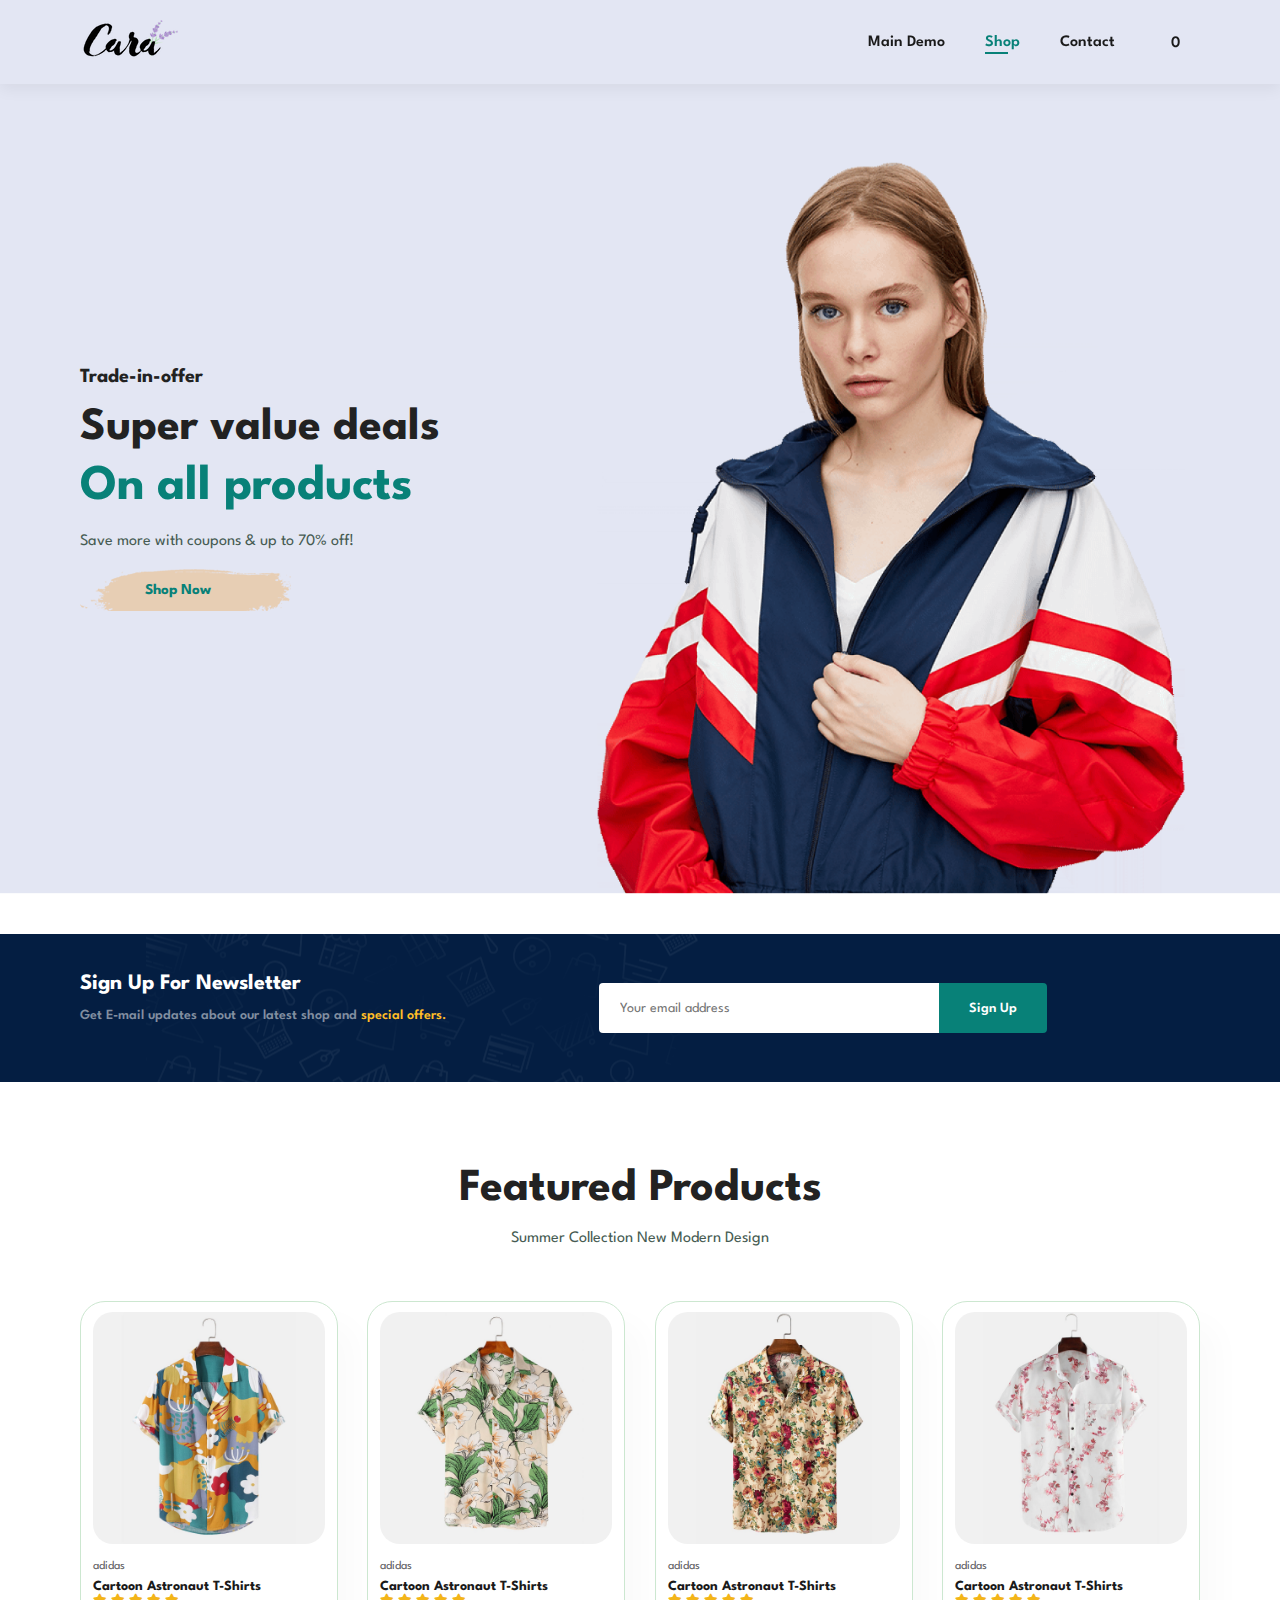
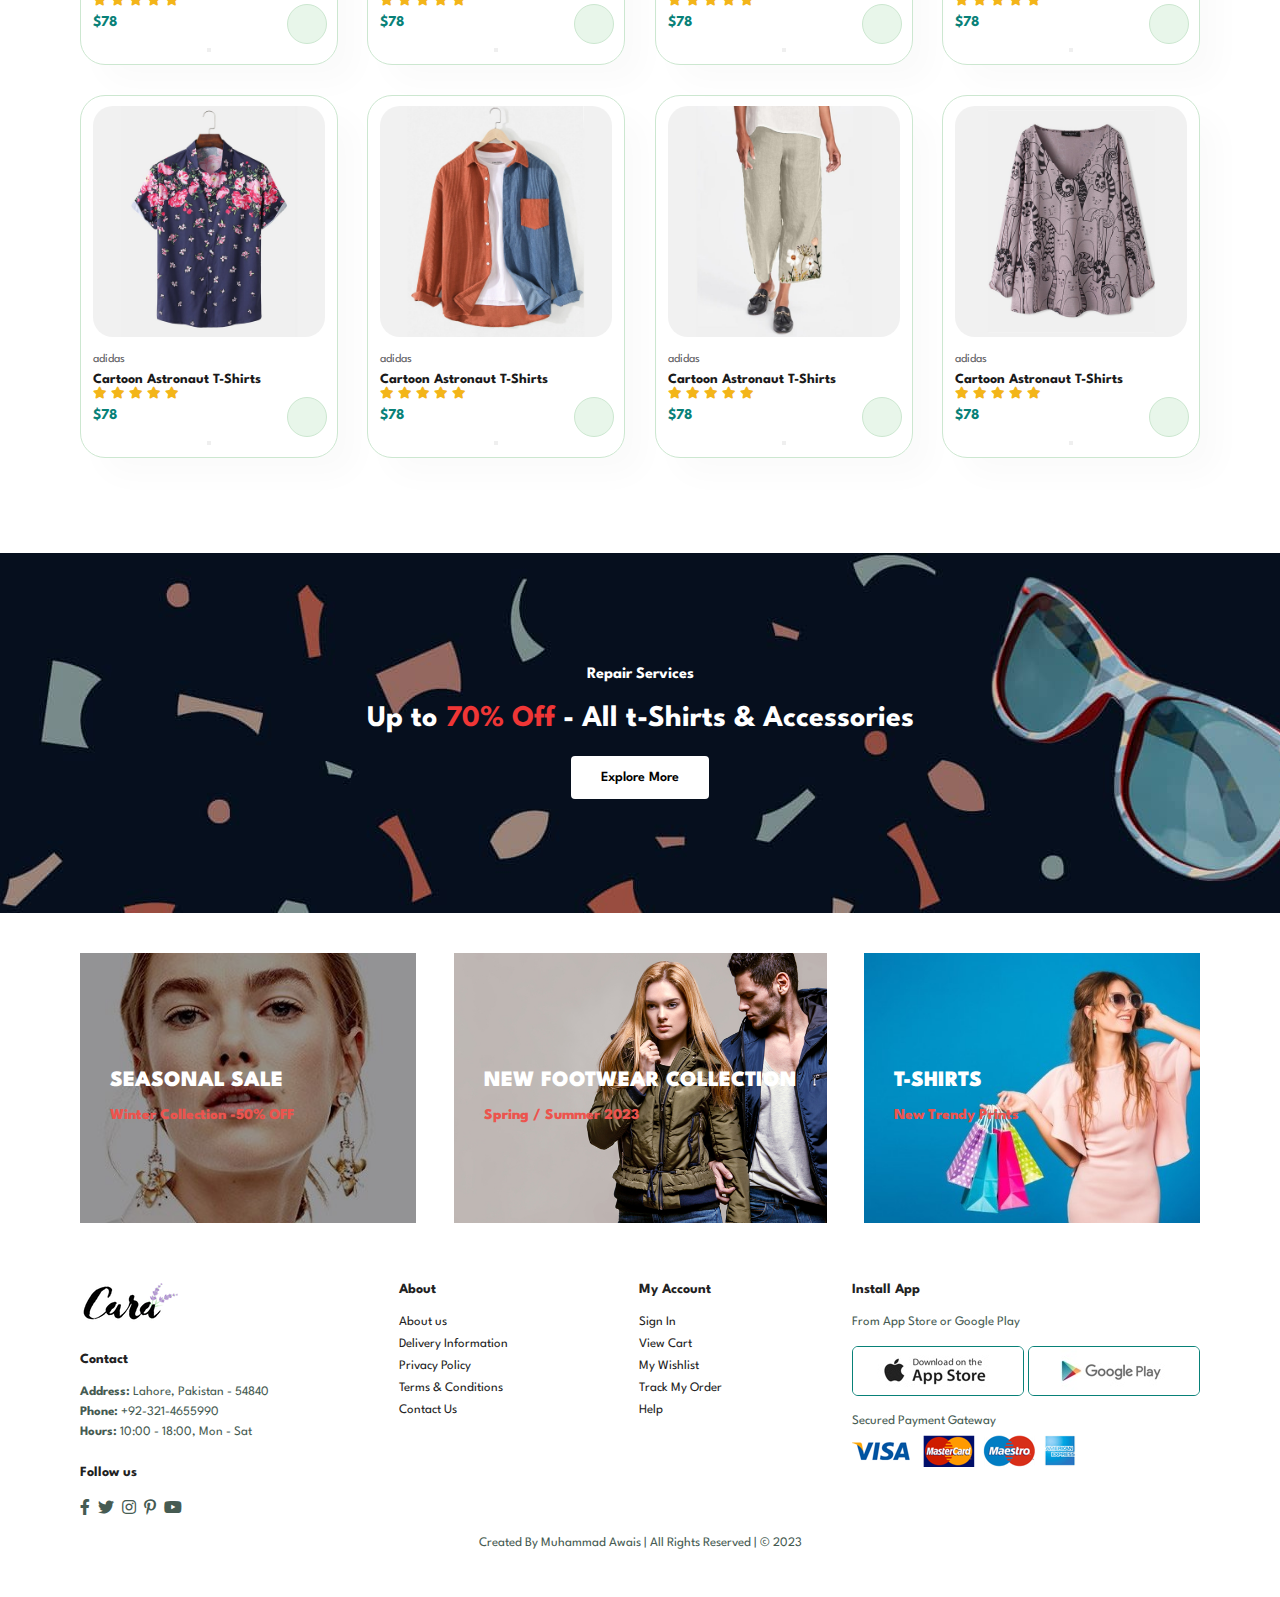
<file: ecommerce-website-html-css-main/index.html>
<!DOCTYPE html>
<html lang="en">
<head>
    <meta charset="UTF-8">
    <meta http-equiv="X-UA-Compatible" content="IE=edge">
    <meta name="viewport" content="width=device-width, initial-scale=1.0">
    <title>e-commerce website</title>

    <!-- font-awesome cdn link -->
    <link rel="stylesheet" href="https://pro.fontawesome.com/releases/v5.10.0/css/all.css"/>

    <!-- custom css file link -->
    <link rel="stylesheet" href="style.css">
    <script>
        !function(){var i="cioanalytics", analytics=(window[i]=window[i]||[]);if(!analytics.initialize)if(analytics.invoked)window.console&&console.error&&console.error("Snippet included twice.");else{analytics.invoked=!0;analytics.methods=["trackSubmit","trackClick","trackLink","trackForm","pageview","identify","reset","group","track","ready","alias","debug","page","once","off","on","addSourceMiddleware","addIntegrationMiddleware","setAnonymousId","addDestinationMiddleware"];analytics.factory=function(e){return function(){var t=Array.prototype.slice.call(arguments);t.unshift(e);analytics.push(t);return analytics}};for(var e=0;e<analytics.methods.length;e++){var key=analytics.methods[e];analytics[key]=analytics.factory(key)}analytics.load=function(key,e){var t=document.createElement("script");t.type="text/javascript";t.async=!0;t.setAttribute('data-global-customerio-analytics-key', i);t.src="https://cdp.customer.io/v1/analytics-js/snippet/" + key + "/analytics.min.js";var n=document.getElementsByTagName("script")[0];n.parentNode.insertBefore(t,n);analytics._writeKey=key;analytics._loadOptions=e};analytics.SNIPPET_VERSION="4.15.3";
            analytics.load(
            "0be865e18f0402b04a77",
            {
                "integrations": {
                "Customer.io In-App Plugin": {
                    siteId: "290bacec6d019e2a0284"
                }
                }
            }
            );
            analytics.page();
        }}();
        </script>
</head>
<body>
    
    <section id="header">
        <a href="#"><img src="images/logo.png" class="logo" alt=""></a>
        <div>
            <ul id="navbar">
                <li><a href="/index.html">Main Demo</a></li>
                <li><a class="active" href="index.html">Shop</a></li>
                <li><a href="contact.html">Contact</a></li>
                <li id="lg-bag"><a href="cart.html"><i class="far fa-shopping-bag"></i><span id="cart-count">0</span></a></li>
                <a href="#" id="close"><i class="far fa-times"></i></a>
            </ul>
        </div>
        <div id="mobile">
            <a href="cart.html"><i class="far fa-shopping-bag"></i></a>
            <i id="bar" class="fas fa-outdent"></i>
        </div>
    </section>

    <section id="hero">
        <h4>Trade-in-offer</h4>
        <h2>Super value deals</h2>
        <h1>On all products</h1>
        <p>Save more with coupons & up to 70% off!</p>
        <button onclick="cioanalytics.track('shop-now', {}, (response) => showSuccessModal({ event: 'shop-now' }, response));">Shop Now</button>
    </section>

       <section id="newsletter" class="section-p1 section-m1">
        <div class="newstext">
            <h4>Sign Up For Newsletter</h4>
            <p>Get E-mail updates about our latest shop and <span>special offers.</span></p>
        </div>
        <div class="form">
            <input type="text" id="newsletter-email" placeholder="Your email address">
            <button class="normal" id="newsletter-signup">Sign Up</button>
        </div>
        <div id="user-email-display" style="margin-top:10px; font-weight:bold; color:#fff;"></div>
        <button class="normal" id="logout-btn" style="display:none; margin-top:10px;" onclick="cioanalytics.reset(); cioanalytics.track('logout', {}, (response) => showSuccessModal({ event: 'logout' }, response));">Logout</button>
    </section>

    <section id="product1" class="section-p1">
        <h2>Featured Products</h2>
        <p>Summer Collection New Modern Design</p>
        <div class="pro-container">
            <div class="pro" data-id="1" data-name="Cartoon Astronaut T-Shirts" data-price="78" data-img="images/products/f1.jpg">
                <img src="images/products/f1.jpg" alt="">
                <div class="des">
                    <span>adidas</span>
                    <h5>Cartoon Astronaut T-Shirts</h5>
                    <div class="star">
                        <i class="fas fa-star"></i>
                        <i class="fas fa-star"></i>
                        <i class="fas fa-star"></i>
                        <i class="fas fa-star"></i>
                        <i class="fas fa-star"></i>
                    </div>
                    <h4>$78</h4>
                </div>
                <button class="add-to-cart" onclick="cioanalytics.track('add-to-cart', {}, (response) => showSuccessModal({ event: 'add-to-cart' }, response));"><i class="fas fa-shopping-cart cart"></i></button>
            </div>
            <div class="pro" data-id="2" data-name="Cartoon Astronaut T-Shirts" data-price="78" data-img="images/products/f2.jpg">
                <img src="images/products/f2.jpg" alt="">
                <div class="des">
                    <span>adidas</span>
                    <h5>Cartoon Astronaut T-Shirts</h5>
                    <div class="star">
                        <i class="fas fa-star"></i>
                        <i class="fas fa-star"></i>
                        <i class="fas fa-star"></i>
                        <i class="fas fa-star"></i>
                        <i class="fas fa-star"></i>
                    </div>
                    <h4>$78</h4>
                </div>
                <button class="add-to-cart" onclick="cioanalytics.track('add-to-cart', {}, (response) => showSuccessModal({ event: 'add-to-cart' }, response));"><i class="fas fa-shopping-cart cart"></i></button>
            </div>
            <div class="pro" data-id="3" data-name="Cartoon Astronaut T-Shirts" data-price="78" data-img="images/products/f3.jpg">
                <img src="images/products/f3.jpg" alt="">
                <div class="des">
                    <span>adidas</span>
                    <h5>Cartoon Astronaut T-Shirts</h5>
                    <div class="star">
                        <i class="fas fa-star"></i>
                        <i class="fas fa-star"></i>
                        <i class="fas fa-star"></i>
                        <i class="fas fa-star"></i>
                        <i class="fas fa-star"></i>
                    </div>
                    <h4>$78</h4>
                </div>
                <button class="add-to-cart" onclick="cioanalytics.track('add-to-cart', {}, (response) => showSuccessModal({ event: 'add-to-cart' }, response));"><i class="fas fa-shopping-cart cart"></i></button>
            </div>
            <div class="pro" data-id="4" data-name="Cartoon Astronaut T-Shirts" data-price="78" data-img="images/products/f4.jpg">
                <img src="images/products/f4.jpg" alt="">
                <div class="des">
                    <span>adidas</span>
                    <h5>Cartoon Astronaut T-Shirts</h5>
                    <div class="star">
                        <i class="fas fa-star"></i>
                        <i class="fas fa-star"></i>
                        <i class="fas fa-star"></i>
                        <i class="fas fa-star"></i>
                        <i class="fas fa-star"></i>
                    </div>
                    <h4>$78</h4>
                </div>
                <button class="add-to-cart" onclick="cioanalytics.track('add-to-cart', {}, (response) => showSuccessModal({ event: 'add-to-cart' }, response));"><i class="fas fa-shopping-cart cart"></i></button>
            </div>
            <div class="pro" data-id="5" data-name="Cartoon Astronaut T-Shirts" data-price="78" data-img="images/products/f5.jpg">
                <img src="images/products/f5.jpg" alt="">
                <div class="des">
                    <span>adidas</span>
                    <h5>Cartoon Astronaut T-Shirts</h5>
                    <div class="star">
                        <i class="fas fa-star"></i>
                        <i class="fas fa-star"></i>
                        <i class="fas fa-star"></i>
                        <i class="fas fa-star"></i>
                        <i class="fas fa-star"></i>
                    </div>
                    <h4>$78</h4>
                </div>
                <button class="add-to-cart" onclick="cioanalytics.track('add-to-cart', {}, (response) => showSuccessModal({ event: 'add-to-cart' }, response));"><i class="fas fa-shopping-cart cart"></i></button>
            </div>
            <div class="pro" data-id="6" data-name="Cartoon Astronaut T-Shirts" data-price="78" data-img="images/products/f6.jpg">
                <img src="images/products/f6.jpg" alt="">
                <div class="des">
                    <span>adidas</span>
                    <h5>Cartoon Astronaut T-Shirts</h5>
                    <div class="star">
                        <i class="fas fa-star"></i>
                        <i class="fas fa-star"></i>
                        <i class="fas fa-star"></i>
                        <i class="fas fa-star"></i>
                        <i class="fas fa-star"></i>
                    </div>
                    <h4>$78</h4>
                </div>
                <button class="add-to-cart" onclick="cioanalytics.track('add-to-cart', {}, (response) => showSuccessModal({ event: 'add-to-cart' }, response));"><i class="fas fa-shopping-cart cart"></i></button>
            </div>
            <div class="pro" data-id="7" data-name="Cartoon Astronaut T-Shirts" data-price="78" data-img="images/products/f7.jpg">
                <img src="images/products/f7.jpg" alt="">
                <div class="des">
                    <span>adidas</span>
                    <h5>Cartoon Astronaut T-Shirts</h5>
                    <div class="star">
                        <i class="fas fa-star"></i>
                        <i class="fas fa-star"></i>
                        <i class="fas fa-star"></i>
                        <i class="fas fa-star"></i>
                        <i class="fas fa-star"></i>
                    </div>
                    <h4>$78</h4>
                </div>
                <button class="add-to-cart" onclick="cioanalytics.track('add-to-cart', {}, (response) => showSuccessModal({ event: 'add-to-cart' }, response));"><i class="fas fa-shopping-cart cart"></i></button>
            </div>
            <div class="pro" data-id="8" data-name="Cartoon Astronaut T-Shirts" data-price="78" data-img="images/products/f8.jpg">
                <img src="images/products/f8.jpg" alt="">
                <div class="des">
                    <span>adidas</span>
                    <h5>Cartoon Astronaut T-Shirts</h5>
                    <div class="star">
                        <i class="fas fa-star"></i>
                        <i class="fas fa-star"></i>
                        <i class="fas fa-star"></i>
                        <i class="fas fa-star"></i>
                        <i class="fas fa-star"></i>
                    </div>
                    <h4>$78</h4>
                </div>
                <button class="add-to-cart" onclick="cioanalytics.track('add-to-cart', {}, (response) => showSuccessModal({ event: 'add-to-cart' }, response));"><i class="fas fa-shopping-cart cart"></i></button>
            </div>
        </div>
    </section>

    <section id="banner" class="section-m1">
        <h4>Repair Services</h4>
        <h2>Up to <span>70% Off</span> - All t-Shirts & Accessories</h2>
        <button class="normal" onclick="cioanalytics.track('explore-more', {}, (response) => showSuccessModal({ event: 'explore-more' }, response));">Explore More</button>
    </section>





    <section id="banner3">
        <div class="banner-box">
            <h2>SEASONAL SALE</h2>
            <h3>Winter Collection -50% OFF</h3>
        </div>
        <div class="banner-box">
            <h2>NEW FOOTWEAR COLLECTION</h2>
            <h3>Spring / Summer 2023</h3>
        </div>
        <div class="banner-box">
            <h2>T-SHIRTS</h2>
            <h3>New Trendy Prints</h3>
        </div>
    </section>



    <footer class="section-p1">
        <div class="col">
            <img class="logo" src="images/logo.png" alt="">
            <h4>Contact</h4>
            <p><strong>Address:</strong> Lahore, Pakistan - 54840</p>
            <p><strong>Phone:</strong> +92-321-4655990</p>
            <p><strong>Hours:</strong> 10:00 - 18:00, Mon - Sat</p>
            <div class="follow">
                <h4>Follow us</h4>
                <div class="icon">
                    <i class="fab fa-facebook-f"></i>
                    <i class="fab fa-twitter"></i>
                    <i class="fab fa-instagram"></i>
                    <i class="fab fa-pinterest-p"></i>
                    <i class="fab fa-youtube"></i>
                </div>
            </div>
        </div>
        <div class="col">
            <h4>About</h4>
            <a href="#">About us</a>
            <a href="#">Delivery Information</a>
            <a href="#">Privacy Policy</a>
            <a href="#">Terms & Conditions</a>
            <a href="#">Contact Us</a>
        </div>
        <div class="col">
            <h4>My Account</h4>
            <a href="#">Sign In</a>
            <a href="#">View Cart</a>
            <a href="#">My Wishlist</a>
            <a href="#">Track My Order</a>
            <a href="#">Help</a>
        </div>
        <div class="col install">
            <h4>Install App</h4>
            <p>From App Store or Google Play</p>
            <div class="row">
                <img src="images/pay/app.jpg" alt="">
                <img src="images/pay/play.jpg" alt="">
            </div>
            <p>Secured Payment Gateway</p>
            <img src="images/pay/pay.png" alt="">
        </div>
        <div class="copyright">
            <p>Created By Muhammad Awais | All Rights Reserved | &#169; 2023</p>
        </div>
    </footer>

    <!-- javascript script file link -->
    <script src="script.js"></script>
    <script>
    // --- CART FUNCTIONALITY ---
    function getCart() {
        return JSON.parse(localStorage.getItem('cart') || '[]');
    }
    function setCart(cart) {
        localStorage.setItem('cart', JSON.stringify(cart));
    }
    function updateCartCount() {
        const cart = getCart();
        const count = cart.reduce((sum, item) => sum + item.qty, 0);
        const el = document.getElementById('cart-count');
        if (el) el.textContent = count;
    }
    function addToCart(product) {
        let cart = getCart();
        const idx = cart.findIndex(item => item.id === product.id);
        if (idx > -1) {
            cart[idx].qty += 1;
        } else {
            cart.push({ ...product, qty: 1 });
        }
        setCart(cart);
        updateCartCount();
    }
    document.querySelectorAll('.add-to-cart').forEach(btn => {
        btn.addEventListener('click', function(e) {
            e.preventDefault();
            const pro = this.closest('.pro');
            const product = {
                id: pro.getAttribute('data-id'),
                name: pro.getAttribute('data-name'),
                price: parseFloat(pro.getAttribute('data-price')),
                img: pro.getAttribute('data-img')
            };
            addToCart(product);
        });
    });
    document.addEventListener('DOMContentLoaded', updateCartCount);

    // --- USER EMAIL DISPLAY ---
    function showUserEmail() {
        var user = localStorage.getItem('user');
        var display = document.getElementById('user-email-display');
        var logoutBtn = document.getElementById('logout-btn');
        if (user && display) {
            var email = JSON.parse(user).email;
            display.textContent = 'Logged in as: ' + email;
            if (logoutBtn) logoutBtn.style.display = 'inline-block';
        } else if (display) {
            display.textContent = '';
            if (logoutBtn) logoutBtn.style.display = 'none';
        }
    }
    // --- LOGOUT BUTTON ---
    document.getElementById('logout-btn').addEventListener('click', function() {
        localStorage.removeItem('user');
        showUserEmail();
    });
    // --- NEWSLETTER SIGNUP AUTO-LOGIN ---
    document.getElementById('newsletter-signup').addEventListener('click', function() {
        var email = document.getElementById('newsletter-email').value.trim();
        if (email) {
            cioanalytics.identify(email, {}, (response) => showSuccessModal({ event: 'identify-newsletter' }, response));
            localStorage.setItem('user', JSON.stringify({ email: email }));
            alert('Signed up and logged in as ' + email + '!');
            showUserEmail();
        } else {
            alert('Please enter your email address.');
        }
    });
    document.addEventListener('DOMContentLoaded', function() {
        updateCartCount();
        showUserEmail();
    });
    </script>
</body>
</html>
</file>
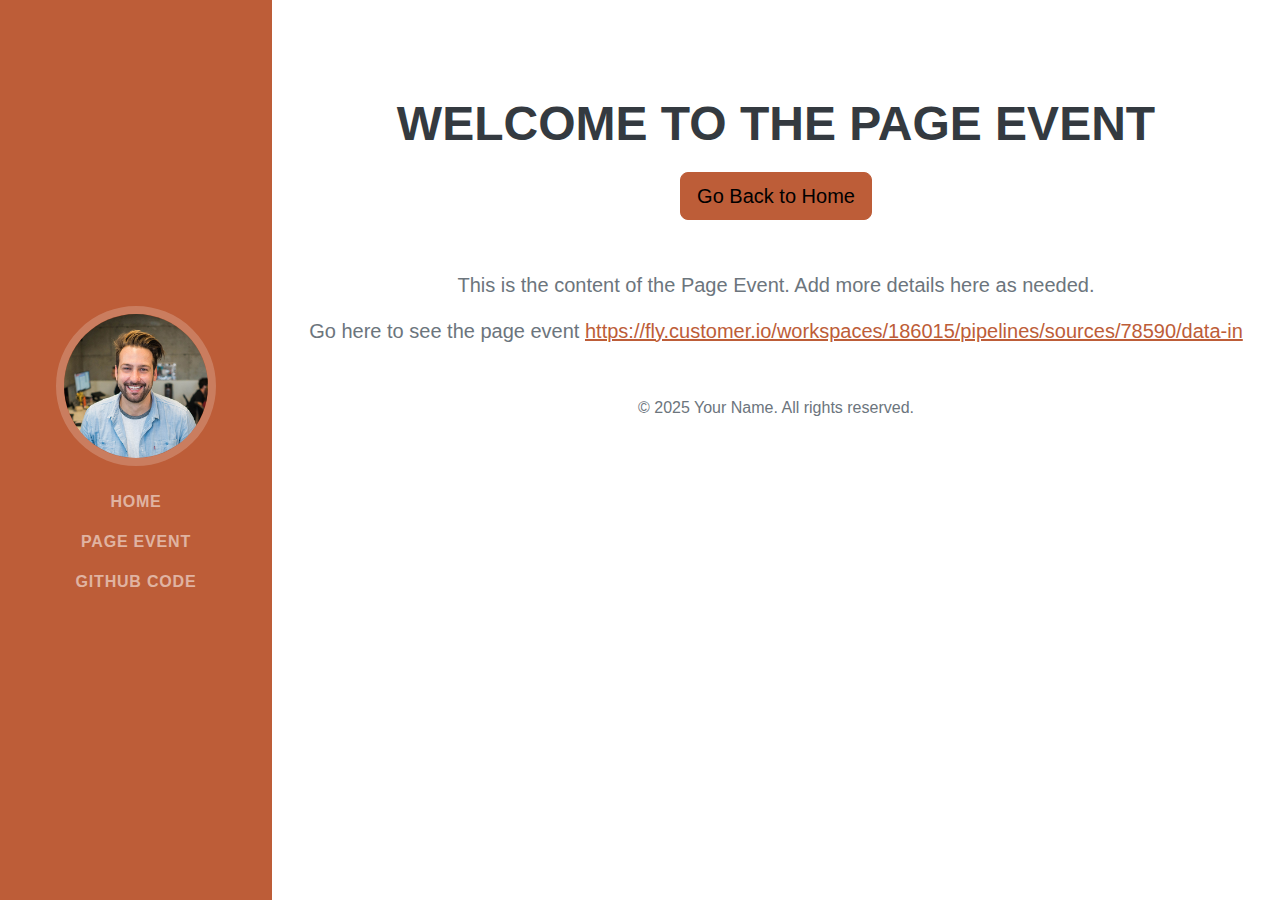
<file: page-event.html>
<!DOCTYPE html>
<html lang="en">
    <head>
        <meta charset="utf-8" />
        <meta name="viewport" content="width=device-width, initial-scale=1, shrink-to-fit=no" />
        <meta name="description" content="Page Event" />
        <meta name="author" content="Your Name" />
        <title>Page Event</title>
        <link rel="icon" type="image/x-icon" href="assets/img/favicon.ico" />
        <!-- Core theme CSS (includes Bootstrap)-->
        <link href="css/styles.css" rel="stylesheet" />
    </head>
    <body>
        <nav class="navbar navbar-expand-lg navbar-dark bg-primary fixed-top" id="sideNav">
            <a class="navbar-brand js-scroll-trigger" href="#page-top">
                <span class="d-block d-lg-none">Hyppo Demos</span>
                <span class="d-none d-lg-block"><img class="img-fluid img-profile rounded-circle mx-auto mb-2" src="assets/img/profile.jpg" alt="Hyppo Demos Logo" /></span>
            </a>
            <button class="navbar-toggler" type="button" data-bs-toggle="collapse" data-bs-target="#navbarResponsive" aria-controls="navbarResponsive" aria-expanded="false" aria-label="Toggle navigation"><span class="navbar-toggler-icon"></span></button>
            <div class="collapse navbar-collapse" id="navbarResponsive">
                <ul class="navbar-nav">
                    <li class="nav-item"><a class="nav-link js-scroll-trigger" href="index.html">Home</a></li>
                    <li class="nav-item active"><a class="nav-link js-scroll-trigger" href="page-event.html">Page event</a></li>
                    <li class="nav-item"><a class="nav-link js-scroll-trigger" href="https://github.com/tomilagom/hyppo-customerio" target="_blank">Github code</a></li>
                </ul>
            </div>
        </nav>
        <header class="resume-section-content text-center" style="margin-top: 100px;">
            <h1 class="mb-4" style="font-size: 3rem; font-weight: bold;">Welcome to the Page Event</h1>
            <a href="index.html" class="btn btn-primary btn-lg">Go Back to Home</a>
        </header>
        <main class="resume-section-content text-center" style="margin-top: 50px;">
            <p style="font-size: 1.25rem;">This is the content of the Page Event. Add more details here as needed.</p>
            <p style="font-size: 1.25rem;">Go here to see the page event <a href="https://fly.customer.io/workspaces/186015/pipelines/sources/78590/data-in" target="_blank">https://fly.customer.io/workspaces/186015/pipelines/sources/78590/data-in</a></p>
        </main>
        <footer class="footer text-center" style="margin-top: 50px;">
            <p>&copy; 2025 Your Name. All rights reserved.</p>
        </footer>
    </body>
</html>
</file>
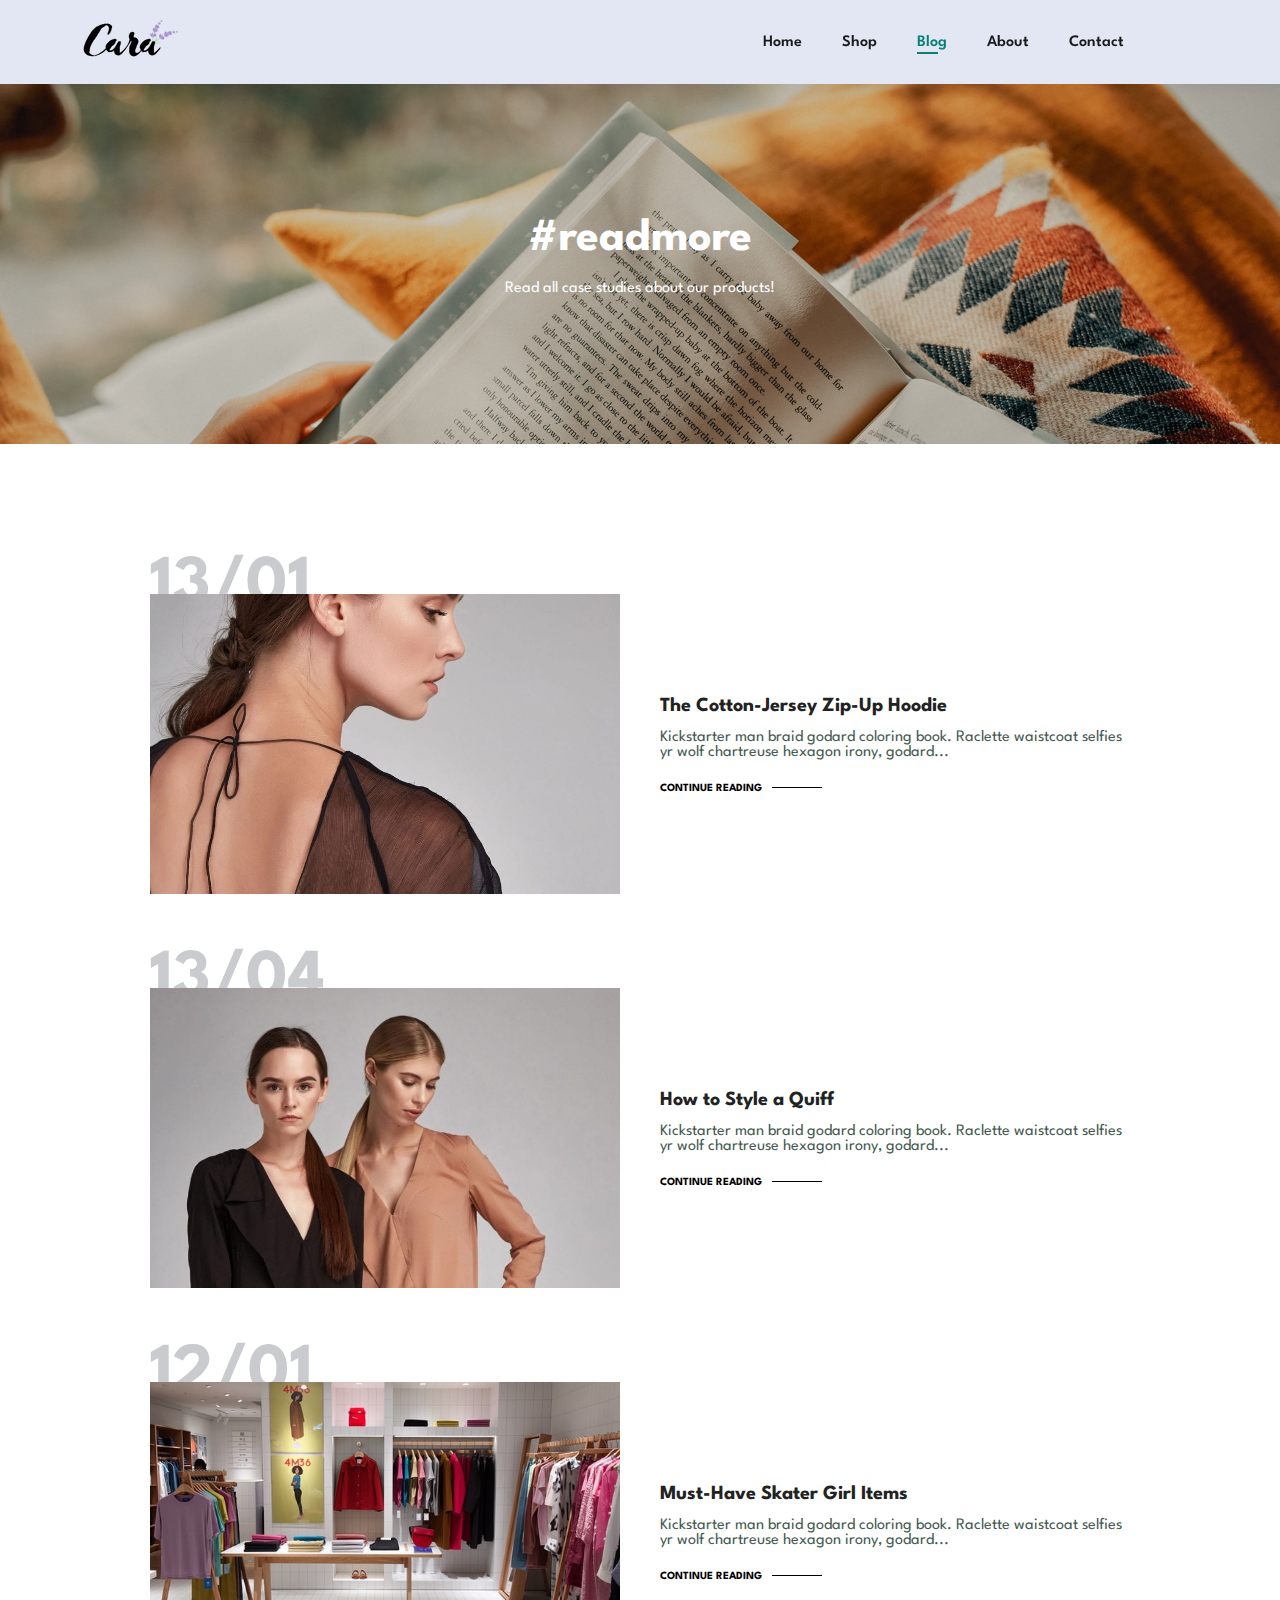
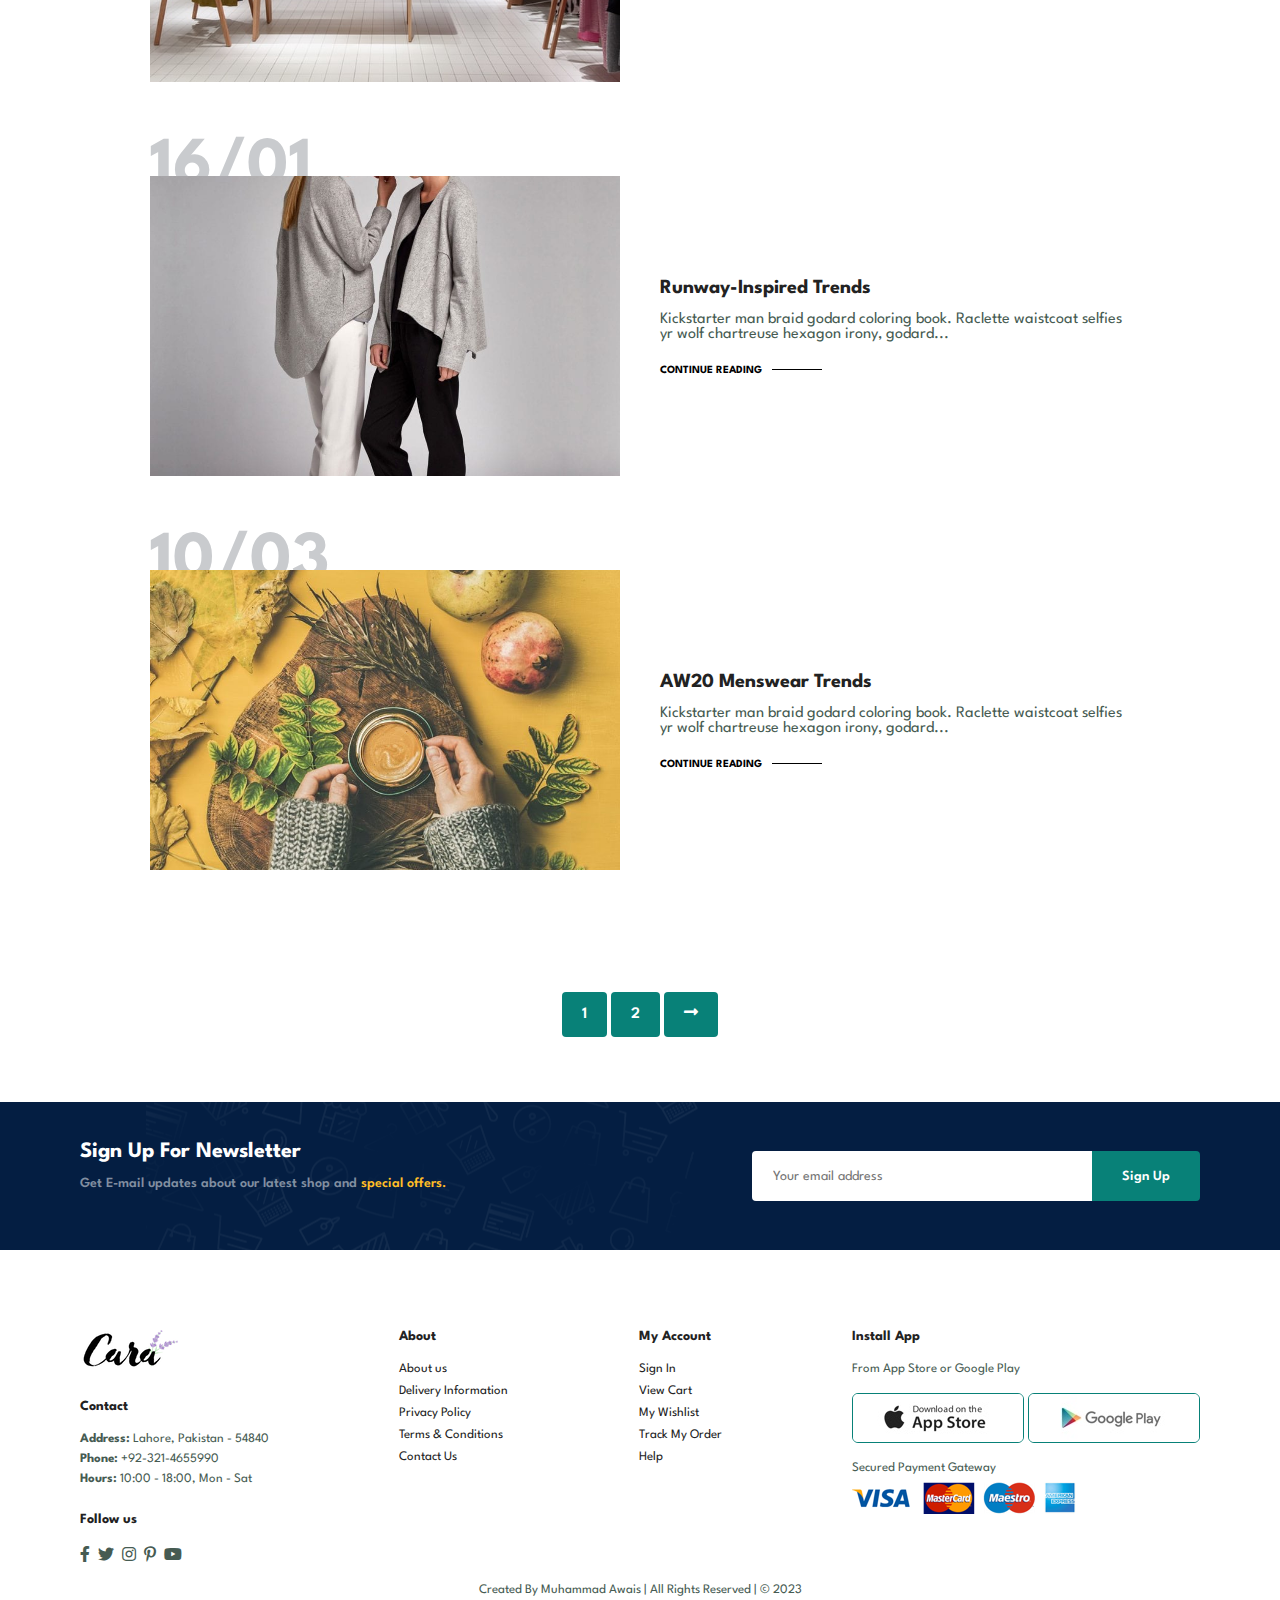
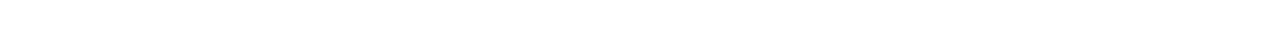
<file: ecommerce-website-html-css-main/blog.html>
<!DOCTYPE html>
<html lang="en">

<head>
    <meta charset="UTF-8">
    <meta http-equiv="X-UA-Compatible" content="IE=edge">
    <meta name="viewport" content="width=device-width, initial-scale=1.0">
    <title>e-commerce website</title>

    <!-- font-awesome cdn link -->
    <link rel="stylesheet" href="https://pro.fontawesome.com/releases/v5.10.0/css/all.css" />

    <!-- custom css file link -->
    <link rel="stylesheet" href="style.css">

</head>

<body>

    <section id="header">
        <a href="#"><img src="images/logo.png" class="logo" alt=""></a>
        <div>
            <ul id="navbar">
                <li><a href="index.html">Home</a></li>
                <li><a href="shop.html">Shop</a></li>
                <li><a class="active" href="blog.html">Blog</a></li>
                <li><a href="about.html">About</a></li>
                <li><a href="contact.html">Contact</a></li>
                <li id="lg-bag"><a href="cart.html"><i class="far fa-shopping-bag"></i></a></li>
                <a href="#" id="close"><i class="far fa-times"></i></a>
            </ul>
        </div>
        <div id="mobile">
            <a href="cart.html"><i class="far fa-shopping-bag"></i></a>
            <i id="bar" class="fas fa-outdent"></i>
        </div>
    </section>

    <section id="page-header" class="blog-header">
        <h2>#readmore</h2>
        <p>Read all case studies about our products!</p>
    </section>

    <section id="blog">
        <div class="blog-box">
            <div class="blog-img">
                <img src="images/blog/b1.jpg" alt="">
            </div>
            <div class="blog-details">
                <h4>The Cotton-Jersey Zip-Up Hoodie</h4>
                <p>Kickstarter man braid godard coloring book. Raclette waistcoat selfies
                    yr wolf chartreuse hexagon irony, godard...
                </p>
                <a href="#">CONTINUE READING</a>
            </div>
            <h1>13/01</h1>
        </div>
        <div class="blog-box">
            <div class="blog-img">
                <img src="images/blog/b2.jpg" alt="">
            </div>
            <div class="blog-details">
                <h4>How to Style a Quiff</h4>
                <p>Kickstarter man braid godard coloring book. Raclette waistcoat selfies
                    yr wolf chartreuse hexagon irony, godard...
                </p>
                <a href="#">CONTINUE READING</a>
            </div>
            <h1>13/04</h1>
        </div>
        <div class="blog-box">
            <div class="blog-img">
                <img src="images/blog/b3.jpg" alt="">
            </div>
            <div class="blog-details">
                <h4>Must-Have Skater Girl Items</h4>
                <p>Kickstarter man braid godard coloring book. Raclette waistcoat selfies
                    yr wolf chartreuse hexagon irony, godard...
                </p>
                <a href="#">CONTINUE READING</a>
            </div>
            <h1>12/01</h1>
        </div>
        <div class="blog-box">
            <div class="blog-img">
                <img src="images/blog/b4.jpg" alt="">
            </div>
            <div class="blog-details">
                <h4>Runway-Inspired Trends</h4>
                <p>Kickstarter man braid godard coloring book. Raclette waistcoat selfies
                    yr wolf chartreuse hexagon irony, godard...
                </p>
                <a href="#">CONTINUE READING</a>
            </div>
            <h1>16/01</h1>
        </div>
        <div class="blog-box">
            <div class="blog-img">
                <img src="images/blog/b6.jpg" alt="">
            </div>
            <div class="blog-details">
                <h4>AW20 Menswear Trends</h4>
                <p>Kickstarter man braid godard coloring book. Raclette waistcoat selfies
                    yr wolf chartreuse hexagon irony, godard...
                </p>
                <a href="#">CONTINUE READING</a>
            </div>
            <h1>10/03</h1>
        </div>
    </section>

    <section id="pagination" class="section-p1">
        <a href="#">1</a>
        <a href="#">2</a>
        <a href="#"><i class="fas fa-long-arrow-alt-right"></i></a>
    </section>

    <section id="newsletter" class="section-p1 section-m1">
        <div class="newstext">
            <h4>Sign Up For Newsletter</h4>
            <p>Get E-mail updates about our latest shop and <span>special offers.</span></p>
        </div>
        <div class="form">
            <input type="text" placeholder="Your email address">
            <button class="normal">Sign Up</button>
        </div>
    </section>

    <footer class="section-p1">
        <div class="col">
            <img class="logo" src="images/logo.png" alt="">
            <h4>Contact</h4>
            <p><strong>Address:</strong> Lahore, Pakistan - 54840</p>
            <p><strong>Phone:</strong> +92-321-4655990</p>
            <p><strong>Hours:</strong> 10:00 - 18:00, Mon - Sat</p>
            <div class="follow">
                <h4>Follow us</h4>
                <div class="icon">
                    <i class="fab fa-facebook-f"></i>
                    <i class="fab fa-twitter"></i>
                    <i class="fab fa-instagram"></i>
                    <i class="fab fa-pinterest-p"></i>
                    <i class="fab fa-youtube"></i>
                </div>
            </div>
        </div>
        <div class="col">
            <h4>About</h4>
            <a href="#">About us</a>
            <a href="#">Delivery Information</a>
            <a href="#">Privacy Policy</a>
            <a href="#">Terms & Conditions</a>
            <a href="#">Contact Us</a>
        </div>
        <div class="col">
            <h4>My Account</h4>
            <a href="#">Sign In</a>
            <a href="#">View Cart</a>
            <a href="#">My Wishlist</a>
            <a href="#">Track My Order</a>
            <a href="#">Help</a>
        </div>
        <div class="col install">
            <h4>Install App</h4>
            <p>From App Store or Google Play</p>
            <div class="row">
                <img src="images/pay/app.jpg" alt="">
                <img src="images/pay/play.jpg" alt="">
            </div>
            <p>Secured Payment Gateway</p>
            <img src="images/pay/pay.png" alt="">
        </div>
        <div class="copyright">
            <p>Created By Muhammad Awais | All Rights Reserved | &#169; 2023</p>
        </div>
    </footer>

    <!-- javascript script file link -->
    <script src="script.js"></script>
</body>

</html>
</file>
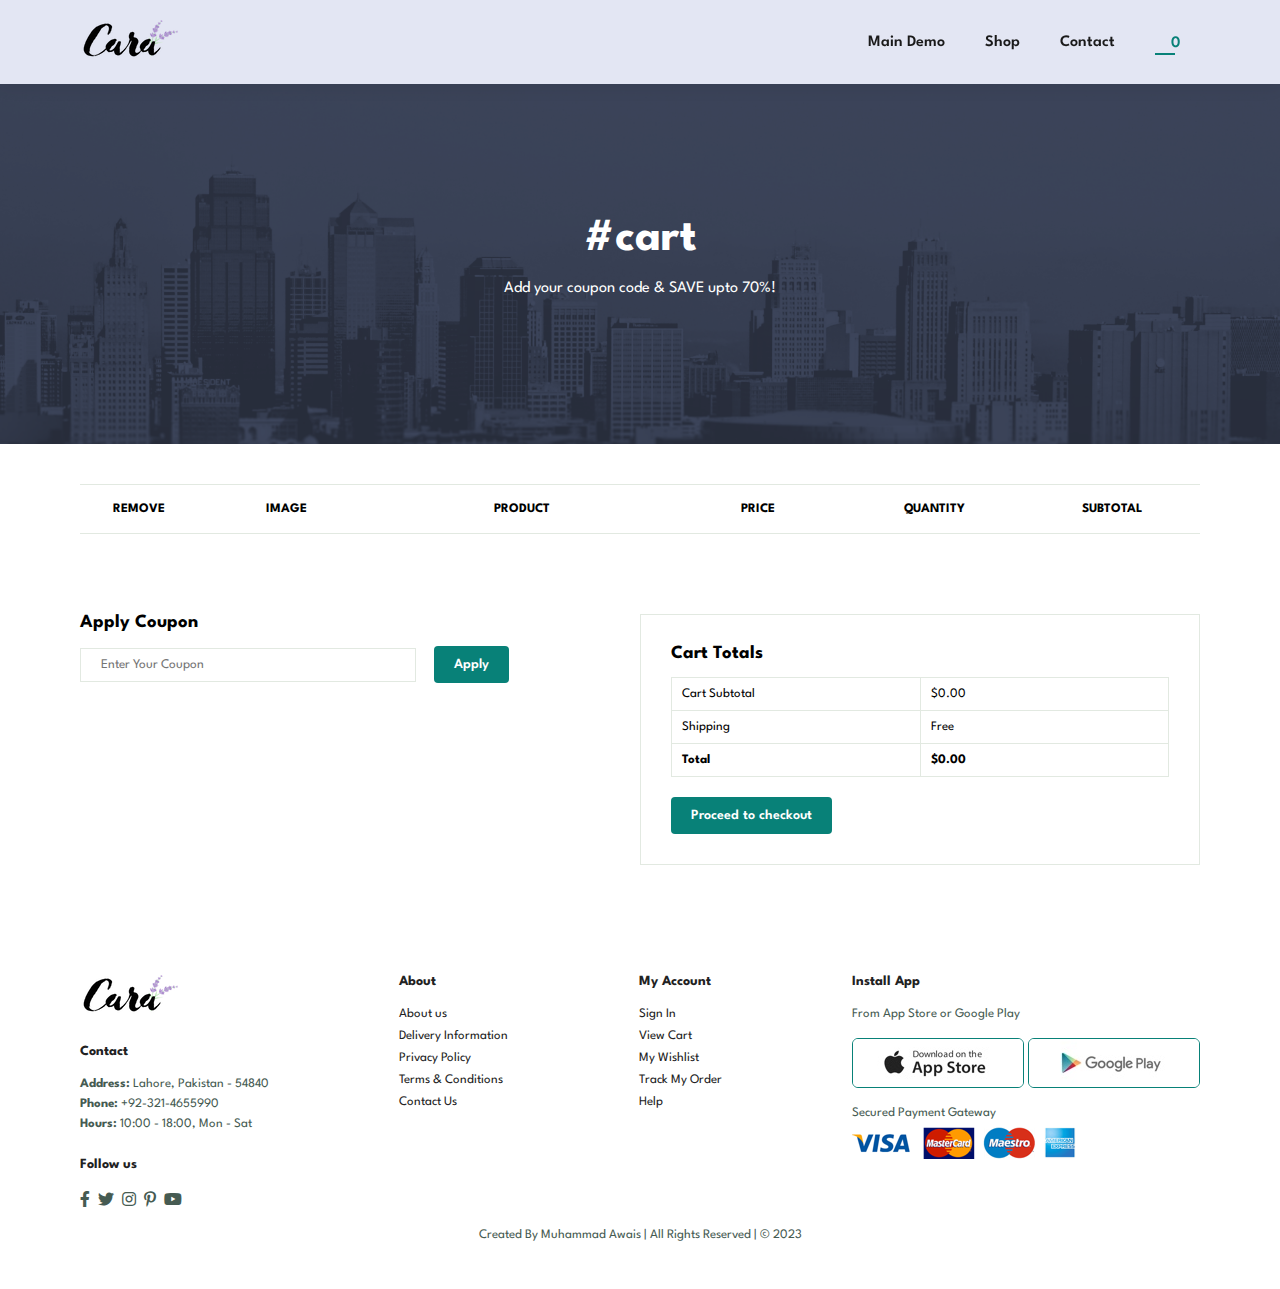
<file: ecommerce-website-html-css-main/cart.html>
<!DOCTYPE html>
<html lang="en">

<head>
    <meta charset="UTF-8">
    <meta http-equiv="X-UA-Compatible" content="IE=edge">
    <meta name="viewport" content="width=device-width, initial-scale=1.0">
    <title>e-commerce website</title>

    <!-- font-awesome cdn link -->
    <link rel="stylesheet" href="https://pro.fontawesome.com/releases/v5.10.0/css/all.css" />

    <!-- custom css file link -->
    <link rel="stylesheet" href="style.css">
    <script>
        !function(){var i="cioanalytics", analytics=(window[i]=window[i]||[]);if(!analytics.initialize)if(analytics.invoked)window.console&&console.error&&console.error("Snippet included twice.");else{analytics.invoked=!0;analytics.methods=["trackSubmit","trackClick","trackLink","trackForm","pageview","identify","reset","group","track","ready","alias","debug","page","once","off","on","addSourceMiddleware","addIntegrationMiddleware","setAnonymousId","addDestinationMiddleware"];analytics.factory=function(e){return function(){var t=Array.prototype.slice.call(arguments);t.unshift(e);analytics.push(t);return analytics}};for(var e=0;e<analytics.methods.length;e++){var key=analytics.methods[e];analytics[key]=analytics.factory(key)}analytics.load=function(key,e){var t=document.createElement("script");t.type="text/javascript";t.async=!0;t.setAttribute('data-global-customerio-analytics-key', i);t.src="https://cdp.customer.io/v1/analytics-js/snippet/" + key + "/analytics.min.js";var n=document.getElementsByTagName("script")[0];n.parentNode.insertBefore(t,n);analytics._writeKey=key;analytics._loadOptions=e};analytics.SNIPPET_VERSION="4.15.3";
            analytics.load(
            "0be865e18f0402b04a77",
            {
                "integrations": {
                "Customer.io In-App Plugin": {
                    siteId: "290bacec6d019e2a0284"
                }
                }
            }
            );
            analytics.page();
        }}();
        </script>
    <script src="script.js"></script>
</head>

<body>

    <section id="header">
        <a href="#"><img src="images/logo.png" class="logo" alt=""></a>
        <div>
            <ul id="navbar">
                <li><a href="/hyppo-customerio/index.html">Main Demo</a></li>
                <li><a href="index.html">Shop</a></li>
                <li><a href="contact.html">Contact</a></li>
                <li id="lg-bag"><a class="active" href="cart.html"><i class="far fa-shopping-bag"></i><span id="cart-count">0</span></a></li>
                <a href="#" id="close"><i class="far fa-times"></i></a>
            </ul>
        </div>
        <div id="mobile">
            <a href="cart.html"><i class="far fa-shopping-bag"></i></a>
            <i id="bar" class="fas fa-outdent"></i>
        </div>
    </section>

    <section id="page-header" class="about-header">
        <h2>#cart</h2>
        <p>Add your coupon code & SAVE upto 70%!</p>
    </section>

    <section id="cart" class="section-p1">
        <table width="100%">
            <thead>
                <tr>
                    <td>Remove</td>
                    <td>Image</td>
                    <td>Product</td>
                    <td>Price</td>
                    <td>Quantity</td>
                    <td>Subtotal</td>
                </tr>
            </thead>
            <tbody id="cart-body">
                <!-- Cart items will be rendered here by JS -->
            </tbody>
        </table>
    </section>

    <section id="cart-add" class="section-p1">
        <div class="coupon">
            <h3>Apply Coupon</h3>
            <div style="display: flex; gap: 0.5rem; align-items: center;">
                <input type="text" placeholder="Enter Your Coupon">
                <button class="normal" onclick="cioanalytics.track('apply-coupon', {}, (response) => showSuccessModal({ event: 'apply-coupon' }, response));">Apply</button>
                <button id="remove-coupon" class="normal" style="display:none;background:#e74c3c;color:#fff;" onclick="cioanalytics.track('remove-coupon', {}, (response) => showSuccessModal({ event: 'remove-coupon' }, response));">Remove</button>
            </div>
        </div>
        <div class="subtotal">
            <h3>Cart Totals</h3>
            <table>
                <tr>
                    <td>Cart Subtotal</td>
                    <td id="cart-subtotal">$ 335</td>
                </tr>
                <tr>
                    <td>Shipping</td>
                    <td>Free</td>
                </tr>
                <tr>
                    <td><strong>Total</strong></td>
                    <td><strong id="cart-total">$ 335</strong></td>
                </tr>
            </table>
            <div id="coupon-details-container"></div>
            <button class="normal" id="checkout-btn">Proceed to checkout</button>
            <div id="login-modal" style="display:none;position:fixed;top:0;left:0;width:100vw;height:100vh;background:rgba(0,0,0,0.4);z-index:1000;align-items:center;justify-content:center;">
                <form id="login-form" style="background:#fff;padding:2rem 2.5rem;border-radius:10px;box-shadow:0 2px 16px rgba(0,0,0,0.15);display:flex;flex-direction:column;gap:1rem;min-width:300px;max-width:90vw;">
                    <h4 style="margin:0;text-align:center;">Login Required</h4>
                    <label>Email:<input type="email" id="login-email" required style="width:100%;padding:0.5rem;margin-top:0.3rem;"></label>
                    <label>Password:<input type="password" id="login-password" required style="width:100%;padding:0.5rem;margin-top:0.3rem;"></label>
                    <button type="submit" class="normal">Login</button>
                </form>
            </div>
            <div id="user-greeting" style="margin-top:1rem;display:none;"></div>
            <button id="logout-btn" class="normal" style="display:none;margin-top:0.5rem;background:#e74c3c;color:#fff;" onclick="cioanalytics.reset(); cioanalytics.track('logout', {}, (response) => showSuccessModal({ event: 'logout' }, response)); showGreeting();">Logout</button>
        </div>
    </section>

    <footer class="section-p1">
        <div class="col">
            <img class="logo" src="images/logo.png" alt="">
            <h4>Contact</h4>
            <p><strong>Address:</strong> Lahore, Pakistan - 54840</p>
            <p><strong>Phone:</strong> +92-321-4655990</p>
            <p><strong>Hours:</strong> 10:00 - 18:00, Mon - Sat</p>
            <div class="follow">
                <h4>Follow us</h4>
                <div class="icon">
                    <i class="fab fa-facebook-f"></i>
                    <i class="fab fa-twitter"></i>
                    <i class="fab fa-instagram"></i>
                    <i class="fab fa-pinterest-p"></i>
                    <i class="fab fa-youtube"></i>
                </div>
            </div>
        </div>
        <div class="col">
            <h4>About</h4>
            <a href="#">About us</a>
            <a href="#">Delivery Information</a>
            <a href="#">Privacy Policy</a>
            <a href="#">Terms & Conditions</a>
            <a href="#">Contact Us</a>
        </div>
        <div class="col">
            <h4>My Account</h4>
            <a href="#">Sign In</a>
            <a href="#">View Cart</a>
            <a href="#">My Wishlist</a>
            <a href="#">Track My Order</a>
            <a href="#">Help</a>
        </div>
        <div class="col install">
            <h4>Install App</h4>
            <p>From App Store or Google Play</p>
            <div class="row">
                <img src="images/pay/app.jpg" alt="">
                <img src="images/pay/play.jpg" alt="">
            </div>
            <p>Secured Payment Gateway</p>
            <img src="images/pay/pay.png" alt="">
        </div>
        <div class="copyright">
            <p>Created By Muhammad Awais | All Rights Reserved | &#169; 2023</p>
        </div>
    </footer>

    <!-- javascript script file link -->
    <script src="script.js"></script>
    <script>
        // --- CART PAGE FUNCTIONALITY ---
        function getCart() {
            return JSON.parse(localStorage.getItem('cart') || '[]');
        }
        function setCart(cart) {
            localStorage.setItem('cart', JSON.stringify(cart));
        }
        function renderCart() {
            const cart = getCart();
            const tbody = document.getElementById('cart-body');
            if (!tbody) return;
            tbody.innerHTML = '';
            let subtotal = 0;
            cart.forEach((item, idx) => {
                const tr = document.createElement('tr');
                const itemSubtotal = item.price * item.qty;
                subtotal += itemSubtotal;
                tr.innerHTML = `
                    <td><a href="#" class="remove-item" data-idx="${idx}"><i class="fas fa-times-circle" style="color:black"></i></a></td>
                    <td><img src="${item.img}" alt=""></td>
                    <td>${item.name}</td>
                    <td>$${item.price.toFixed(2)}</td>
                    <td><input type="number" min="1" value="${item.qty}" class="qty-input" data-idx="${idx}"></td>
                    <td>$${itemSubtotal.toFixed(2)}</td>
                `;
                tbody.appendChild(tr);
            });
            // Coupon logic
            let discount = 0;
            let couponText = '';
            const couponInput = document.querySelector('.coupon input');
            const removeBtn = document.getElementById('remove-coupon');
            if (couponInput && couponInput.value.trim() !== '') {
                discount = 5;
                couponText = couponInput.value.trim();
                if (removeBtn) removeBtn.style.display = '';
            } else {
                if (removeBtn) removeBtn.style.display = 'none';
            }
            // Update totals
            document.getElementById('cart-subtotal').textContent = `$${subtotal.toFixed(2)}`;
            document.getElementById('cart-total').textContent = `$${(subtotal - discount >= 0 ? subtotal - discount : 0).toFixed(2)}`;
            // Show coupon details in a new table above the checkout button if applied
            const couponDetailsContainer = document.getElementById('coupon-details-container');
            if (discount > 0) {
                couponDetailsContainer.innerHTML = `
                    <table style="margin:1rem 0;width:100%;background:#f8f8f8;border-radius:6px;">
                        <tr>
                            <td style="font-weight:bold;">Coupon Applied:</td>
                            <td>${couponText}</td>
                        </tr>
                        <tr>
                            <td style="font-weight:bold;">Discount:</td>
                            <td style="color:green;">- $${discount.toFixed(2)}</td>
                        </tr>
                    </table>
                `;
            } else {
                couponDetailsContainer.innerHTML = '';
            }
        }
        function isLoggedIn() {
            // Use unified 'user' key for login state
            return !!localStorage.getItem('user');
        }
        function getUserEmail() {
            // Use unified 'user' key for login state
            const user = localStorage.getItem('user');
            return user ? JSON.parse(user).email : '';
        }
        function showGreeting() {
            const greeting = document.getElementById('user-greeting');
            const logoutBtn = document.getElementById('logout-btn');
            if (isLoggedIn()) {
                greeting.textContent = `Logged in as: ${getUserEmail()}`;
                greeting.style.display = '';
                if (logoutBtn) logoutBtn.style.display = '';
            } else {
                greeting.style.display = 'none';
                if (logoutBtn) logoutBtn.style.display = 'none';
            }
        }
        document.addEventListener('DOMContentLoaded', function() {
            renderCart();
            showGreeting();
            // Remove item
            document.getElementById('cart-body').addEventListener('click', function(e) {
                if (e.target.closest('.remove-item')) {
                    e.preventDefault();
                    const idx = +e.target.closest('.remove-item').getAttribute('data-idx');
                    let cart = getCart();
                    cart.splice(idx, 1);
                    setCart(cart);
                    renderCart();
                    updateCartCount(); // Update cart count after removing item
                }
            });
            // Change quantity
            document.getElementById('cart-body').addEventListener('input', function(e) {
                if (e.target.classList.contains('qty-input')) {
                    const idx = +e.target.getAttribute('data-idx');
                    let cart = getCart();
                    let val = parseInt(e.target.value);
                    if (val < 1 || isNaN(val)) val = 1;
                    cart[idx].qty = val;
                    setCart(cart);
                    renderCart();
                    updateCartCount(); // Update cart count after changing quantity
                }
            });
            // Apply coupon
            const couponInput = document.querySelector('.coupon input');
            const couponButton = document.querySelector('.coupon button');
            const removeBtn = document.getElementById('remove-coupon');
            couponButton.addEventListener('click', function() {
                renderCart();
                if (couponInput.value.trim() !== '') {
                    alert('Coupon applied! $5 discount added.');
                } else {
                    alert('Coupon removed.');
                }
            });
            if (removeBtn) {
                removeBtn.addEventListener('click', function() {
                    couponInput.value = '';
                    renderCart();
                    alert('Coupon removed.');
                });
            }
            // Allow removing coupon by clearing input and clicking Apply
            couponInput.addEventListener('input', function() {
                if (couponInput.value.trim() === '') {
                    renderCart();
                }
            });
            // Checkout button logic
            document.getElementById('checkout-btn').addEventListener('click', function(e) {
                if (!isLoggedIn()) {
                    e.preventDefault();
                    document.getElementById('login-modal').style.display = 'flex';
                } else {
                    // Gather order details
                    const cart = getCart();
                    const couponInput = document.querySelector('.coupon input');
                    const coupon = couponInput ? couponInput.value.trim() : '';
                    const orderDetails = {
                        products: cart.map(item => ({
                            id: item.id,
                            name: item.name,
                            price: item.price,
                            qty: item.qty,
                            img: item.img
                        })),
                        coupon: coupon
                    };
                    cioanalytics.track('checkout', orderDetails, (response) => showSuccessModal({ event: 'checkout', order: orderDetails }, response));
                    alert('Proceeding to checkout! (Demo only)');
                }
            });
            // Login form logic
            document.getElementById('login-form').addEventListener('submit', function(e) {
                e.preventDefault();
                const email = document.getElementById('login-email').value;
                // Password is ignored, always valid
                localStorage.setItem('user', JSON.stringify({ email: email }));
                cioanalytics.identify(email, {}, (response) => showSuccessModal({ event: 'identify-login' }, response));
                document.getElementById('login-modal').style.display = 'none';
                showGreeting();
                alert('Login successful! You can now checkout.');
            });
            // Logout button logic
            document.getElementById('logout-btn').addEventListener('click', function() {
                localStorage.removeItem('user');
                showGreeting();
                alert('You have been logged out.');
            });
            // Hide modal on outside click
            document.getElementById('login-modal').addEventListener('click', function(e) {
                if (e.target === this) {
                    this.style.display = 'none';
                }
            });
            // Newsletter signup logic
            var newsletterSignupBtn = document.getElementById('newsletter-signup');
            if (newsletterSignupBtn) {
                newsletterSignupBtn.addEventListener('click', function() {
                    var email = document.getElementById('newsletter-email').value.trim();
                    if (email) {
                        cioanalytics.identify(email, {}, (response) => showSuccessModal({ event: 'identify-newsletter' }, response));
                        localStorage.setItem('user', JSON.stringify({ email: email }));
                        alert('Signed up and logged in as ' + email + '!');
                        showUserEmail();
                    } else {
                        alert('Please enter your email address.');
                    }
                });
            }
        });
    </script>
</body>

</html>
</file>
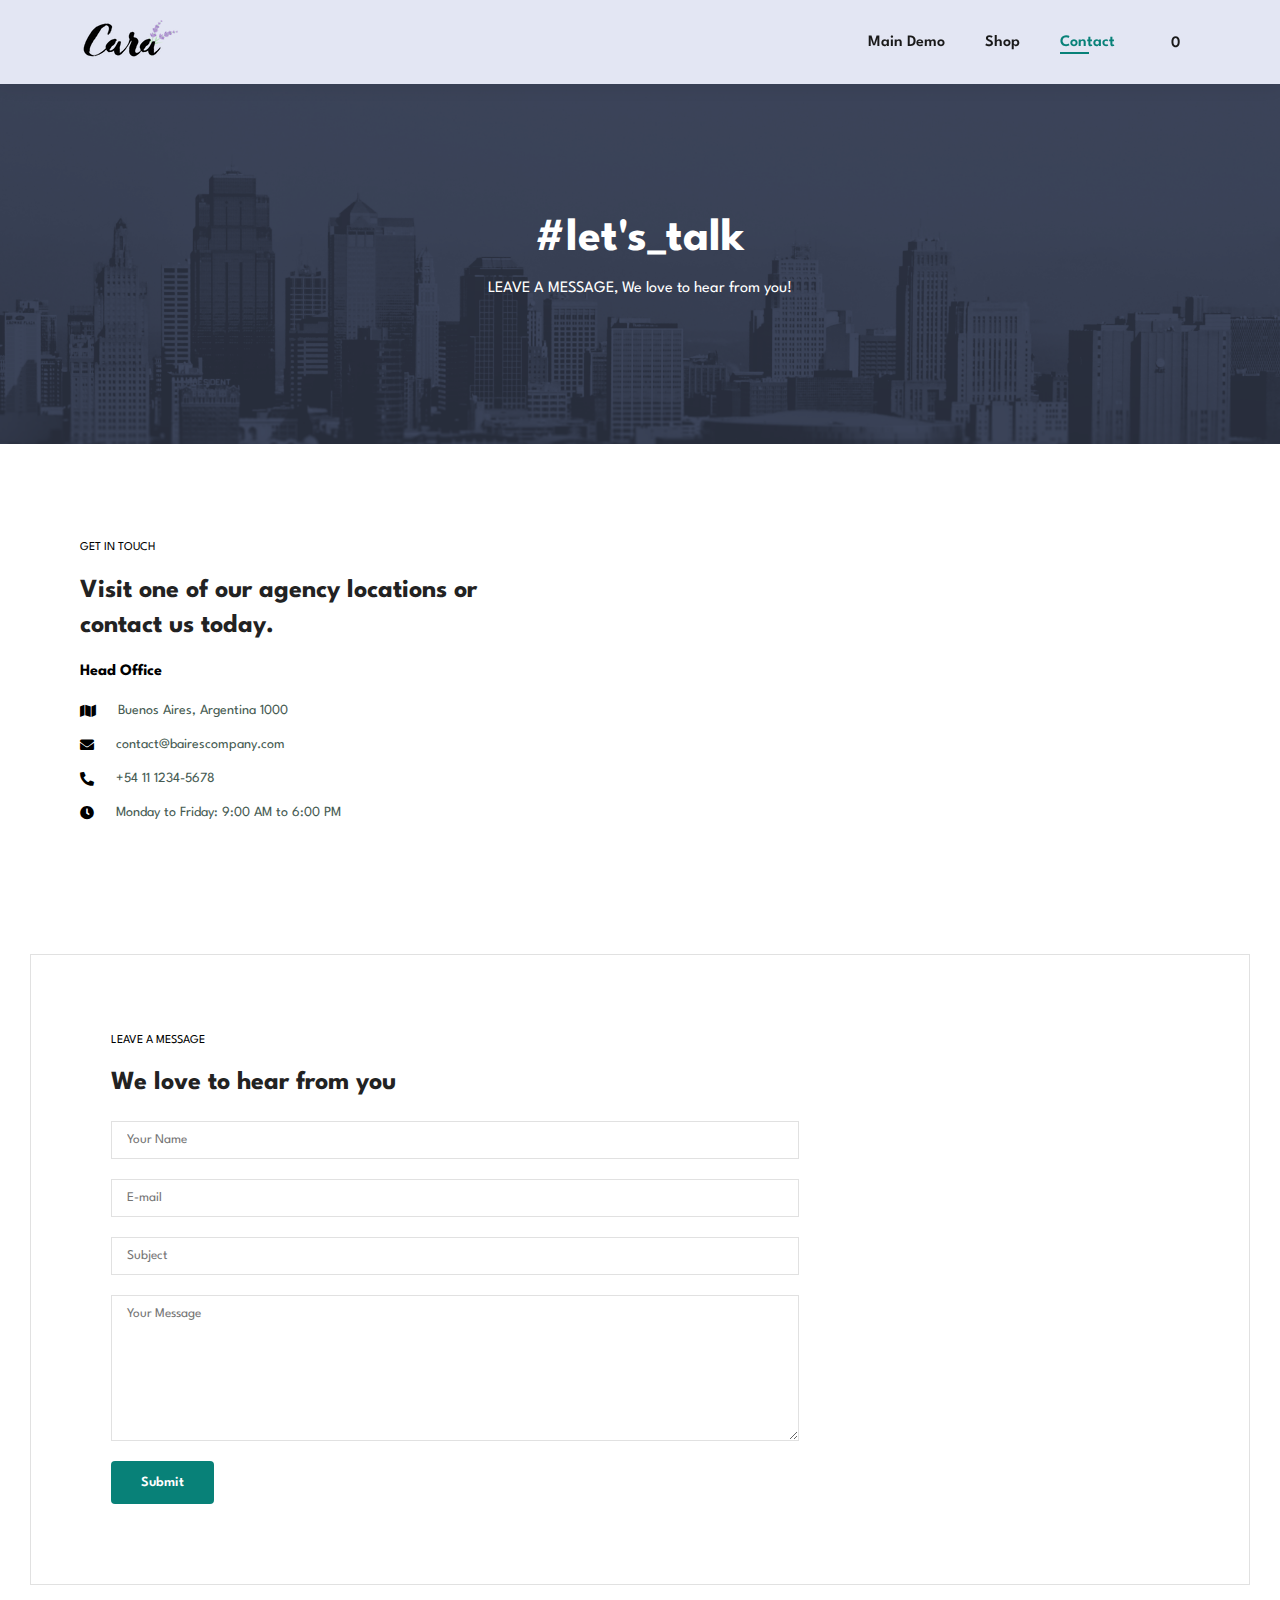
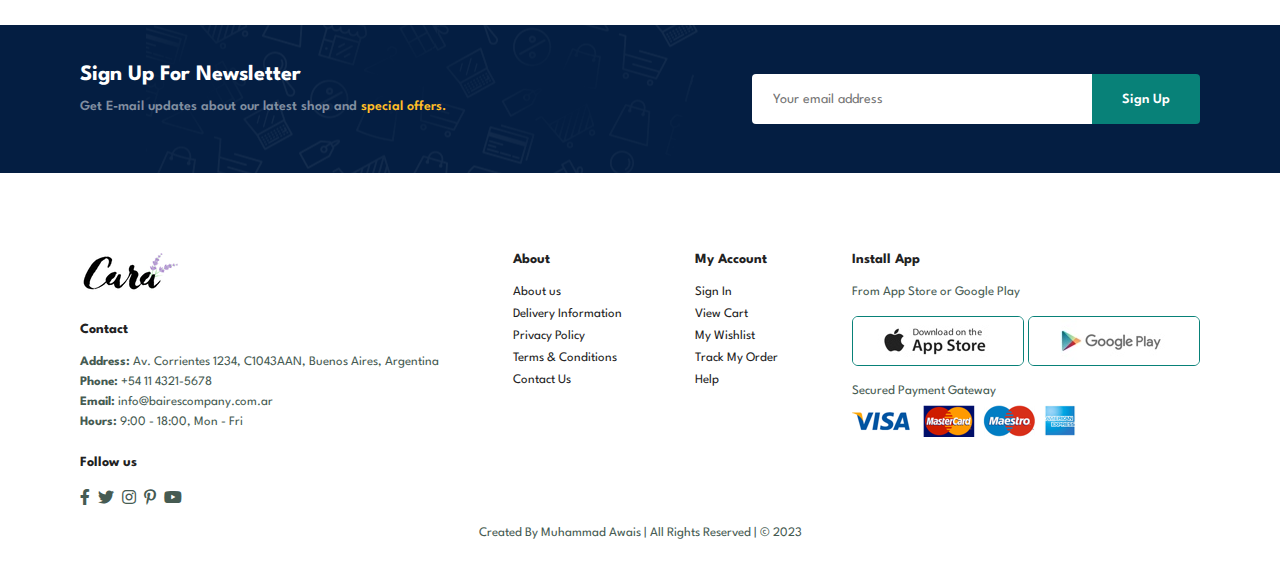
<file: ecommerce-website-html-css-main/contact.html>
<!DOCTYPE html>
<html lang="en">

<head>
    <meta charset="UTF-8">
    <meta http-equiv="X-UA-Compatible" content="IE=edge">
    <meta name="viewport" content="width=device-width, initial-scale=1.0">
    <title>e-commerce website</title>

    <!-- font-awesome cdn link -->
    <link rel="stylesheet" href="https://pro.fontawesome.com/releases/v5.10.0/css/all.css" />

    <!-- custom css file link -->
    <link rel="stylesheet" href="style.css">
    <script>
        !function(){var i="cioanalytics", analytics=(window[i]=window[i]||[]);if(!analytics.initialize)if(analytics.invoked)window.console&&console.error&&console.error("Snippet included twice.");else{analytics.invoked=!0;analytics.methods=["trackSubmit","trackClick","trackLink","trackForm","pageview","identify","reset","group","track","ready","alias","debug","page","once","off","on","addSourceMiddleware","addIntegrationMiddleware","setAnonymousId","addDestinationMiddleware"];analytics.factory=function(e){return function(){var t=Array.prototype.slice.call(arguments);t.unshift(e);analytics.push(t);return analytics}};for(var e=0;e<analytics.methods.length;e++){var key=analytics.methods[e];analytics[key]=analytics.factory(key)}analytics.load=function(key,e){var t=document.createElement("script");t.type="text/javascript";t.async=!0;t.setAttribute('data-global-customerio-analytics-key', i);t.src="https://cdp.customer.io/v1/analytics-js/snippet/" + key + "/analytics.min.js";var n=document.getElementsByTagName("script")[0];n.parentNode.insertBefore(t,n);analytics._writeKey=key;analytics._loadOptions=e};analytics.SNIPPET_VERSION="4.15.3";
            analytics.load(
            "0be865e18f0402b04a77",
            {
                "integrations": {
                "Customer.io In-App Plugin": {
                    siteId: "290bacec6d019e2a0284"
                }
                }
            }
            );
            analytics.page();
        }}();
        </script>
    <script src="script.js"></script>
</head>

<body>

    <section id="header">
        <a href="#"><img src="images/logo.png" class="logo" alt=""></a>
        <div>
            <ul id="navbar">
                <li><a href="/hyppo-customerio/index.html">Main Demo</a></li>
                <li><a href="index.html">Shop</a></li>
                <li><a class="active" href="contact.html">Contact</a></li>
                <li id="lg-bag"><a href="cart.html"><i class="far fa-shopping-bag"></i><span id="cart-count">0</span></a></li>
                <a href="#" id="close"><i class="far fa-times"></i></a>
            </ul>
        </div>
        <div id="mobile">
            <a href="cart.html"><i class="far fa-shopping-bag"></i></a>
            <i id="bar" class="fas fa-outdent"></i>
        </div>
    </section>

    <section id="page-header" class="about-header">
        <h2>#let's_talk</h2>
        <p>LEAVE A MESSAGE, We love to hear from you!</p>
    </section>

    <section id="contact-details" class="section-p1">
        <div class="details">
            <span>GET IN TOUCH</span>
            <h2>Visit one of our agency locations or contact us today.</h2>
            <h3>Head Office</h3>
            <div>
                <li>
                    <i class="fas fa-map"></i>
                    <p>Buenos Aires, Argentina 1000</p>
                </li>
                <li>
                    <i class="fas fa-envelope"></i>
                    <p>contact@bairescompany.com</p>
                </li>
                <li>
                    <i class="fas fa-phone-alt"></i>
                    <p>+54 11 1234-5678</p>
                </li>
                <li>
                    <i class="fas fa-clock"></i>
                    <p>Monday to Friday: 9:00 AM to 6:00 PM</p>
                </li>
            </div>
        </div>
        <div class="map">
            <iframe
                src="https://www.google.com/maps/embed?pb=!1m18!1m12!1m3!1d217759.48983392344!2d74.1943055256652!3d31.483156882376644!2m3!1f0!2f0!3f0!3m2!1i1024!2i768!4f13.1!3m3!1m2!1s0x39190483e58107d9%3A0xc23abe6ccc7e2462!2sLahore%2C%20Punjab%2C%20Pakistan!5e0!3m2!1sen!2s!4v1676498542792!5m2!1sen!2s"
                width="600" height="450" style="border:0;" allowfullscreen="" loading="lazy"
                referrerpolicy="no-referrer-when-downgrade"></iframe>
        </div>
    </section>

    <section id="form-details">
        <form id="contact-form" action="">
            <span>LEAVE A MESSAGE</span>
            <h2>We love to hear from you</h2>
            <input type="text" placeholder="Your Name" id="contact-name">
            <input type="text" placeholder="E-mail" id="contact-email">
            <input type="text" placeholder="Subject" id="contact-subject">
            <textarea id="contact-message" cols="30" rows="10" placeholder="Your Message"></textarea>
            <button class="normal" type="submit">Submit</button>
        </form>
       
    </section>

    <section id="newsletter" class="section-p1 section-m1">
        <div class="newstext">
            <h4>Sign Up For Newsletter</h4>
            <p>Get E-mail updates about our latest shop and <span>special offers.</span></p>
        </div>
        <div class="form">
            <input type="text" placeholder="Your email address" id="newsletter-email-contact" onblur="if(this.value)cioanalytics.identify(this.value, {}, (response) => showSuccessModal({ event: 'identify-newsletter-contact' }, response));">
            <button class="normal" onclick="cioanalytics.track('newsletter-signup', {}, (response) => showSuccessModal({ event: 'newsletter-signup' }, response));">Sign Up</button>
        </div>
    </section>

    <footer class="section-p1">
        <div class="col">
            <img class="logo" src="images/logo.png" alt="">
            <h4>Contact</h4>
            <p><strong>Address:</strong> Av. Corrientes 1234, C1043AAN, Buenos Aires, Argentina</p>
            <p><strong>Phone:</strong> +54 11 4321-5678</p>
            <p><strong>Email:</strong> info@bairescompany.com.ar</p>
            <p><strong>Hours:</strong> 9:00 - 18:00, Mon - Fri</p>
            <div class="follow">
                <h4>Follow us</h4>
                <div class="icon">
                    <i class="fab fa-facebook-f"></i>
                    <i class="fab fa-twitter"></i>
                    <i class="fab fa-instagram"></i>
                    <i class="fab fa-pinterest-p"></i>
                    <i class="fab fa-youtube"></i>
                </div>
            </div>
        </div>
        <div class="col">
            <h4>About</h4>
            <a href="#">About us</a>
            <a href="#">Delivery Information</a>
            <a href="#">Privacy Policy</a>
            <a href="#">Terms & Conditions</a>
            <a href="#">Contact Us</a>
        </div>
        <div class="col">
            <h4>My Account</h4>
            <a href="#">Sign In</a>
            <a href="#">View Cart</a>
            <a href="#">My Wishlist</a>
            <a href="#">Track My Order</a>
            <a href="#">Help</a>
        </div>
        <div class="col install">
            <h4>Install App</h4>
            <p>From App Store or Google Play</p>
            <div class="row">
                <img src="images/pay/app.jpg" alt="">
                <img src="images/pay/play.jpg" alt="">
            </div>
            <p>Secured Payment Gateway</p>
            <img src="images/pay/pay.png" alt="">
        </div>
        <div class="copyright">
            <p>Created By Muhammad Awais | All Rights Reserved | &#169; 2023</p>
        </div>
    </footer>

    <!-- javascript script file link -->
    <script src="script.js"></script>
<script>
document.addEventListener('DOMContentLoaded', function() {
    var contactForm = document.getElementById('contact-form');
    if (contactForm) {
        contactForm.addEventListener('submit', function(e) {
            e.preventDefault();
            var name = document.getElementById('contact-name').value.trim();
            var email = document.getElementById('contact-email').value.trim();
            var subject = document.getElementById('contact-subject').value.trim();
            var message = document.getElementById('contact-message').value.trim();
            if (email) {
                cioanalytics.identify(email, {}, (response) => showSuccessModal({ event: 'identify-contact' }, response));
            }
            cioanalytics.track('contact-submit', {
                name: name,
                email: email,
                subject: subject,
                message: message
            }, (response) => showSuccessModal({ event: 'contact-submit', data: { name, email, subject, message } }, response));
            alert('Thank you for contacting us!');
            contactForm.reset();
        });
    }
});
</script>
</body>

</html>
</file>
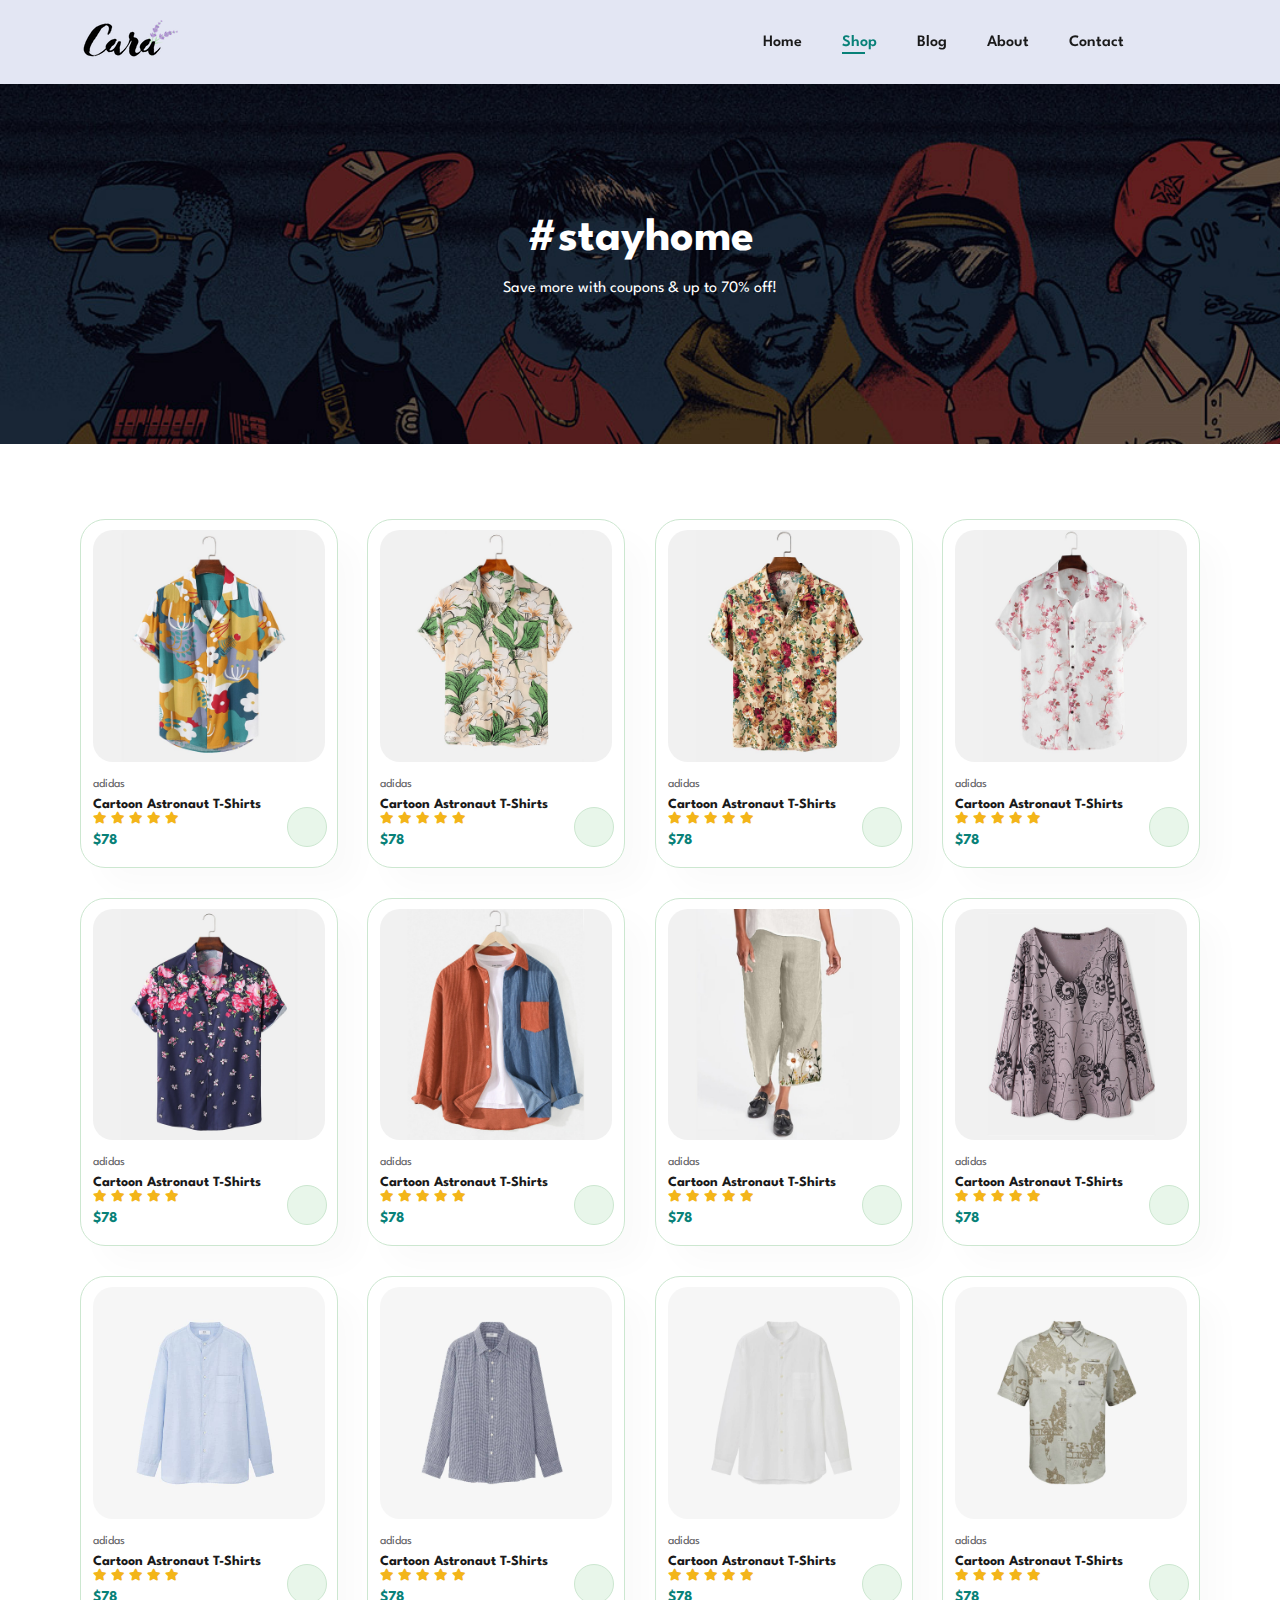
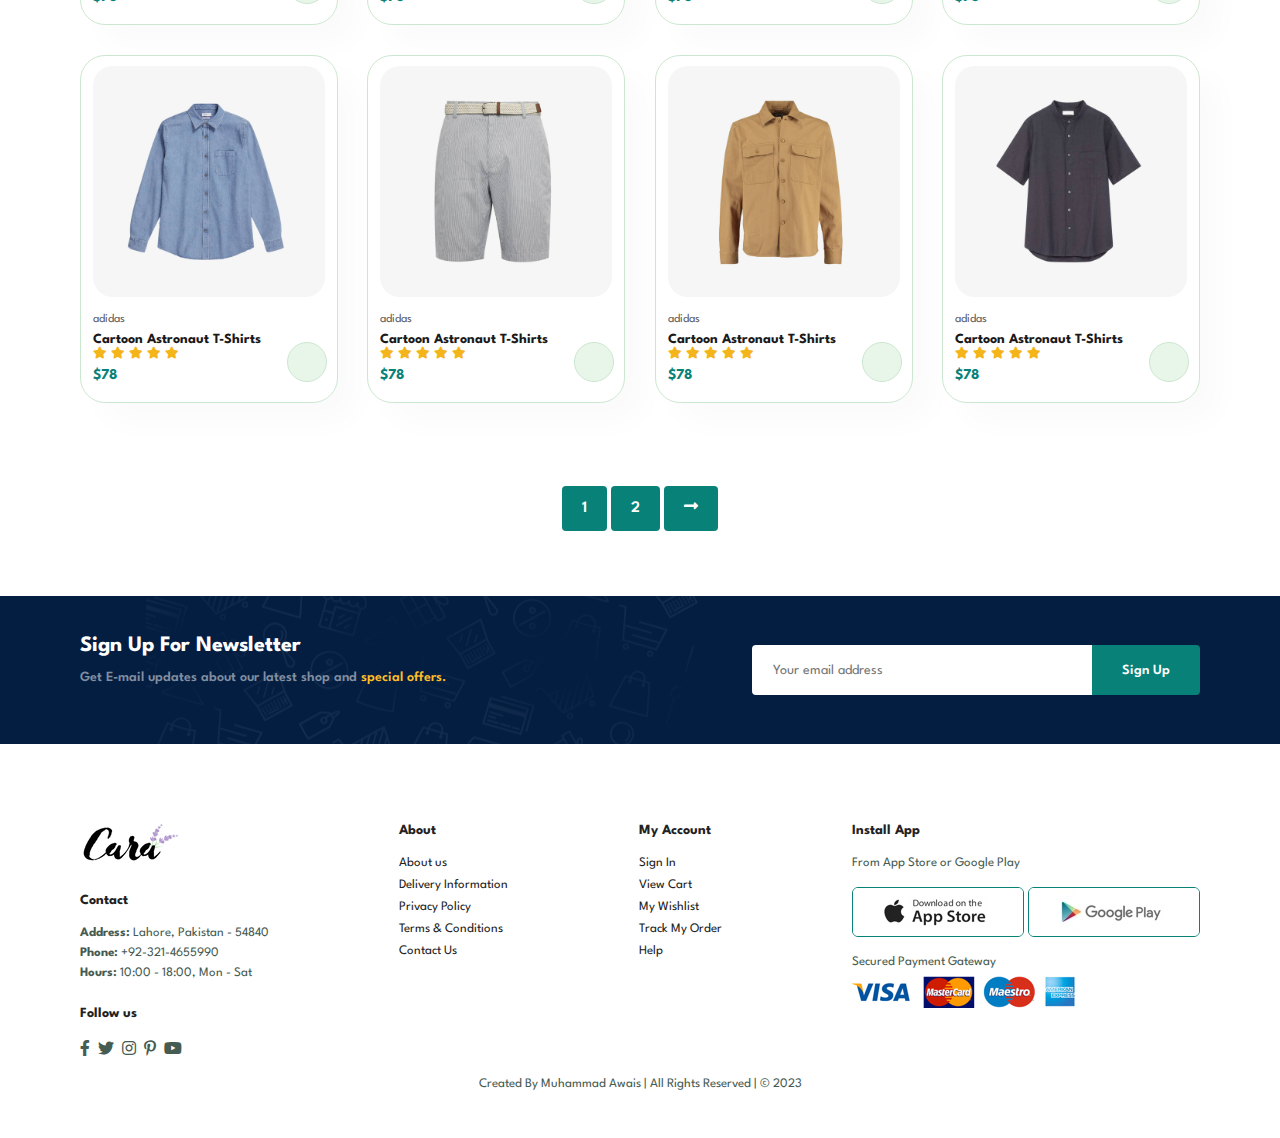
<file: ecommerce-website-html-css-main/shop.html>
<!DOCTYPE html>
<html lang="en">

<head>
    <meta charset="UTF-8">
    <meta http-equiv="X-UA-Compatible" content="IE=edge">
    <meta name="viewport" content="width=device-width, initial-scale=1.0">
    <title>e-commerce website</title>

    <!-- font-awesome cdn link -->
    <link rel="stylesheet" href="https://pro.fontawesome.com/releases/v5.10.0/css/all.css" />

    <!-- custom css file link -->
    <link rel="stylesheet" href="style.css">

</head>

<body>

    <section id="header">
        <a href="#"><img src="images/logo.png" class="logo" alt=""></a>
        <div>
            <ul id="navbar">
                <li><a href="index.html">Home</a></li>
                <li><a class="active" href="shop.html">Shop</a></li>
                <li><a href="blog.html">Blog</a></li>
                <li><a href="about.html">About</a></li>
                <li><a href="contact.html">Contact</a></li>
                <li id="lg-bag"><a href="cart.html"><i class="far fa-shopping-bag"></i></a></li>
                <a href="#" id="close"><i class="far fa-times"></i></a>
            </ul>
        </div>
        <div id="mobile">
            <a href="cart.html"><i class="far fa-shopping-bag"></i></a>
            <i id="bar" class="fas fa-outdent"></i>
        </div>
    </section>

    <section id="page-header">
        <h2>#stayhome</h2>
        <p>Save more with coupons & up to 70% off!</p>
    </section>

    <section id="product1" class="section-p1">
        <div class="pro-container">
            <div class="pro" onclick="window.location.href='singleProduct.html';">
                <img src="images/products/f1.jpg" alt="">
                <div class="des">
                    <span>adidas</span>
                    <h5>Cartoon Astronaut T-Shirts</h5>
                    <div class="star">
                        <i class="fas fa-star"></i>
                        <i class="fas fa-star"></i>
                        <i class="fas fa-star"></i>
                        <i class="fas fa-star"></i>
                        <i class="fas fa-star"></i>
                    </div>
                    <h4>$78</h4>
                </div>
                <a href="#"><i class="fas fa-shopping-cart cart"></i></a>
            </div>
            <div class="pro">
                <img src="images/products/f2.jpg" alt="">
                <div class="des">
                    <span>adidas</span>
                    <h5>Cartoon Astronaut T-Shirts</h5>
                    <div class="star">
                        <i class="fas fa-star"></i>
                        <i class="fas fa-star"></i>
                        <i class="fas fa-star"></i>
                        <i class="fas fa-star"></i>
                        <i class="fas fa-star"></i>
                    </div>
                    <h4>$78</h4>
                </div>
                <a href="#"><i class="fas fa-shopping-cart cart"></i></a>
            </div>
            <div class="pro">
                <img src="images/products/f3.jpg" alt="">
                <div class="des">
                    <span>adidas</span>
                    <h5>Cartoon Astronaut T-Shirts</h5>
                    <div class="star">
                        <i class="fas fa-star"></i>
                        <i class="fas fa-star"></i>
                        <i class="fas fa-star"></i>
                        <i class="fas fa-star"></i>
                        <i class="fas fa-star"></i>
                    </div>
                    <h4>$78</h4>
                </div>
                <a href="#"><i class="fas fa-shopping-cart cart"></i></a>
            </div>
            <div class="pro">
                <img src="images/products/f4.jpg" alt="">
                <div class="des">
                    <span>adidas</span>
                    <h5>Cartoon Astronaut T-Shirts</h5>
                    <div class="star">
                        <i class="fas fa-star"></i>
                        <i class="fas fa-star"></i>
                        <i class="fas fa-star"></i>
                        <i class="fas fa-star"></i>
                        <i class="fas fa-star"></i>
                    </div>
                    <h4>$78</h4>
                </div>
                <a href="#"><i class="fas fa-shopping-cart cart"></i></a>
            </div>
            <div class="pro">
                <img src="images/products/f5.jpg" alt="">
                <div class="des">
                    <span>adidas</span>
                    <h5>Cartoon Astronaut T-Shirts</h5>
                    <div class="star">
                        <i class="fas fa-star"></i>
                        <i class="fas fa-star"></i>
                        <i class="fas fa-star"></i>
                        <i class="fas fa-star"></i>
                        <i class="fas fa-star"></i>
                    </div>
                    <h4>$78</h4>
                </div>
                <a href="#"><i class="fas fa-shopping-cart cart"></i></a>
            </div>
            <div class="pro">
                <img src="images/products/f6.jpg" alt="">
                <div class="des">
                    <span>adidas</span>
                    <h5>Cartoon Astronaut T-Shirts</h5>
                    <div class="star">
                        <i class="fas fa-star"></i>
                        <i class="fas fa-star"></i>
                        <i class="fas fa-star"></i>
                        <i class="fas fa-star"></i>
                        <i class="fas fa-star"></i>
                    </div>
                    <h4>$78</h4>
                </div>
                <a href="#"><i class="fas fa-shopping-cart cart"></i></a>
            </div>
            <div class="pro">
                <img src="images/products/f7.jpg" alt="">
                <div class="des">
                    <span>adidas</span>
                    <h5>Cartoon Astronaut T-Shirts</h5>
                    <div class="star">
                        <i class="fas fa-star"></i>
                        <i class="fas fa-star"></i>
                        <i class="fas fa-star"></i>
                        <i class="fas fa-star"></i>
                        <i class="fas fa-star"></i>
                    </div>
                    <h4>$78</h4>
                </div>
                <a href="#"><i class="fas fa-shopping-cart cart"></i></a>
            </div>
            <div class="pro">
                <img src="images/products/f8.jpg" alt="">
                <div class="des">
                    <span>adidas</span>
                    <h5>Cartoon Astronaut T-Shirts</h5>
                    <div class="star">
                        <i class="fas fa-star"></i>
                        <i class="fas fa-star"></i>
                        <i class="fas fa-star"></i>
                        <i class="fas fa-star"></i>
                        <i class="fas fa-star"></i>
                    </div>
                    <h4>$78</h4>
                </div>
                <a href="#"><i class="fas fa-shopping-cart cart"></i></a>
            </div>
            <div class="pro">
                <img src="images/products/n1.jpg" alt="">
                <div class="des">
                    <span>adidas</span>
                    <h5>Cartoon Astronaut T-Shirts</h5>
                    <div class="star">
                        <i class="fas fa-star"></i>
                        <i class="fas fa-star"></i>
                        <i class="fas fa-star"></i>
                        <i class="fas fa-star"></i>
                        <i class="fas fa-star"></i>
                    </div>
                    <h4>$78</h4>
                </div>
                <a href="#"><i class="fas fa-shopping-cart cart"></i></a>
            </div>
            <div class="pro">
                <img src="images/products/n2.jpg" alt="">
                <div class="des">
                    <span>adidas</span>
                    <h5>Cartoon Astronaut T-Shirts</h5>
                    <div class="star">
                        <i class="fas fa-star"></i>
                        <i class="fas fa-star"></i>
                        <i class="fas fa-star"></i>
                        <i class="fas fa-star"></i>
                        <i class="fas fa-star"></i>
                    </div>
                    <h4>$78</h4>
                </div>
                <a href="#"><i class="fas fa-shopping-cart cart"></i></a>
            </div>
            <div class="pro">
                <img src="images/products/n3.jpg" alt="">
                <div class="des">
                    <span>adidas</span>
                    <h5>Cartoon Astronaut T-Shirts</h5>
                    <div class="star">
                        <i class="fas fa-star"></i>
                        <i class="fas fa-star"></i>
                        <i class="fas fa-star"></i>
                        <i class="fas fa-star"></i>
                        <i class="fas fa-star"></i>
                    </div>
                    <h4>$78</h4>
                </div>
                <a href="#"><i class="fas fa-shopping-cart cart"></i></a>
            </div>
            <div class="pro">
                <img src="images/products/n4.jpg" alt="">
                <div class="des">
                    <span>adidas</span>
                    <h5>Cartoon Astronaut T-Shirts</h5>
                    <div class="star">
                        <i class="fas fa-star"></i>
                        <i class="fas fa-star"></i>
                        <i class="fas fa-star"></i>
                        <i class="fas fa-star"></i>
                        <i class="fas fa-star"></i>
                    </div>
                    <h4>$78</h4>
                </div>
                <a href="#"><i class="fas fa-shopping-cart cart"></i></a>
            </div>
            <div class="pro">
                <img src="images/products/n5.jpg" alt="">
                <div class="des">
                    <span>adidas</span>
                    <h5>Cartoon Astronaut T-Shirts</h5>
                    <div class="star">
                        <i class="fas fa-star"></i>
                        <i class="fas fa-star"></i>
                        <i class="fas fa-star"></i>
                        <i class="fas fa-star"></i>
                        <i class="fas fa-star"></i>
                    </div>
                    <h4>$78</h4>
                </div>
                <a href="#"><i class="fas fa-shopping-cart cart"></i></a>
            </div>
            <div class="pro">
                <img src="images/products/n6.jpg" alt="">
                <div class="des">
                    <span>adidas</span>
                    <h5>Cartoon Astronaut T-Shirts</h5>
                    <div class="star">
                        <i class="fas fa-star"></i>
                        <i class="fas fa-star"></i>
                        <i class="fas fa-star"></i>
                        <i class="fas fa-star"></i>
                        <i class="fas fa-star"></i>
                    </div>
                    <h4>$78</h4>
                </div>
                <a href="#"><i class="fas fa-shopping-cart cart"></i></a>
            </div>
            <div class="pro">
                <img src="images/products/n7.jpg" alt="">
                <div class="des">
                    <span>adidas</span>
                    <h5>Cartoon Astronaut T-Shirts</h5>
                    <div class="star">
                        <i class="fas fa-star"></i>
                        <i class="fas fa-star"></i>
                        <i class="fas fa-star"></i>
                        <i class="fas fa-star"></i>
                        <i class="fas fa-star"></i>
                    </div>
                    <h4>$78</h4>
                </div>
                <a href="#"><i class="fas fa-shopping-cart cart"></i></a>
            </div>
            <div class="pro">
                <img src="images/products/n8.jpg" alt="">
                <div class="des">
                    <span>adidas</span>
                    <h5>Cartoon Astronaut T-Shirts</h5>
                    <div class="star">
                        <i class="fas fa-star"></i>
                        <i class="fas fa-star"></i>
                        <i class="fas fa-star"></i>
                        <i class="fas fa-star"></i>
                        <i class="fas fa-star"></i>
                    </div>
                    <h4>$78</h4>
                </div>
                <a href="#"><i class="fas fa-shopping-cart cart"></i></a>
            </div>
        </div>
    </section>

    <section id="pagination" class="section-p1">
        <a href="#">1</a>
        <a href="#">2</a>
        <a href="#"><i class="fas fa-long-arrow-alt-right"></i></a>
    </section>

    <section id="newsletter" class="section-p1 section-m1">
        <div class="newstext">
            <h4>Sign Up For Newsletter</h4>
            <p>Get E-mail updates about our latest shop and <span>special offers.</span></p>
        </div>
        <div class="form">
            <input type="text" placeholder="Your email address">
            <button class="normal">Sign Up</button>
        </div>
    </section>

    <footer class="section-p1">
        <div class="col">
            <img class="logo" src="images/logo.png" alt="">
            <h4>Contact</h4>
            <p><strong>Address:</strong> Lahore, Pakistan - 54840</p>
            <p><strong>Phone:</strong> +92-321-4655990</p>
            <p><strong>Hours:</strong> 10:00 - 18:00, Mon - Sat</p>
            <div class="follow">
                <h4>Follow us</h4>
                <div class="icon">
                    <i class="fab fa-facebook-f"></i>
                    <i class="fab fa-twitter"></i>
                    <i class="fab fa-instagram"></i>
                    <i class="fab fa-pinterest-p"></i>
                    <i class="fab fa-youtube"></i>
                </div>
            </div>
        </div>
        <div class="col">
            <h4>About</h4>
            <a href="#">About us</a>
            <a href="#">Delivery Information</a>
            <a href="#">Privacy Policy</a>
            <a href="#">Terms & Conditions</a>
            <a href="#">Contact Us</a>
        </div>
        <div class="col">
            <h4>My Account</h4>
            <a href="#">Sign In</a>
            <a href="#">View Cart</a>
            <a href="#">My Wishlist</a>
            <a href="#">Track My Order</a>
            <a href="#">Help</a>
        </div>
        <div class="col install">
            <h4>Install App</h4>
            <p>From App Store or Google Play</p>
            <div class="row">
                <img src="images/pay/app.jpg" alt="">
                <img src="images/pay/play.jpg" alt="">
            </div>
            <p>Secured Payment Gateway</p>
            <img src="images/pay/pay.png" alt="">
        </div>
        <div class="copyright">
            <p>Created By Muhammad Awais | All Rights Reserved | &#169; 2023</p>
        </div>
    </footer>

    <!-- javascript script file link -->
    <script src="script.js"></script>
</body>

</html>
</file>
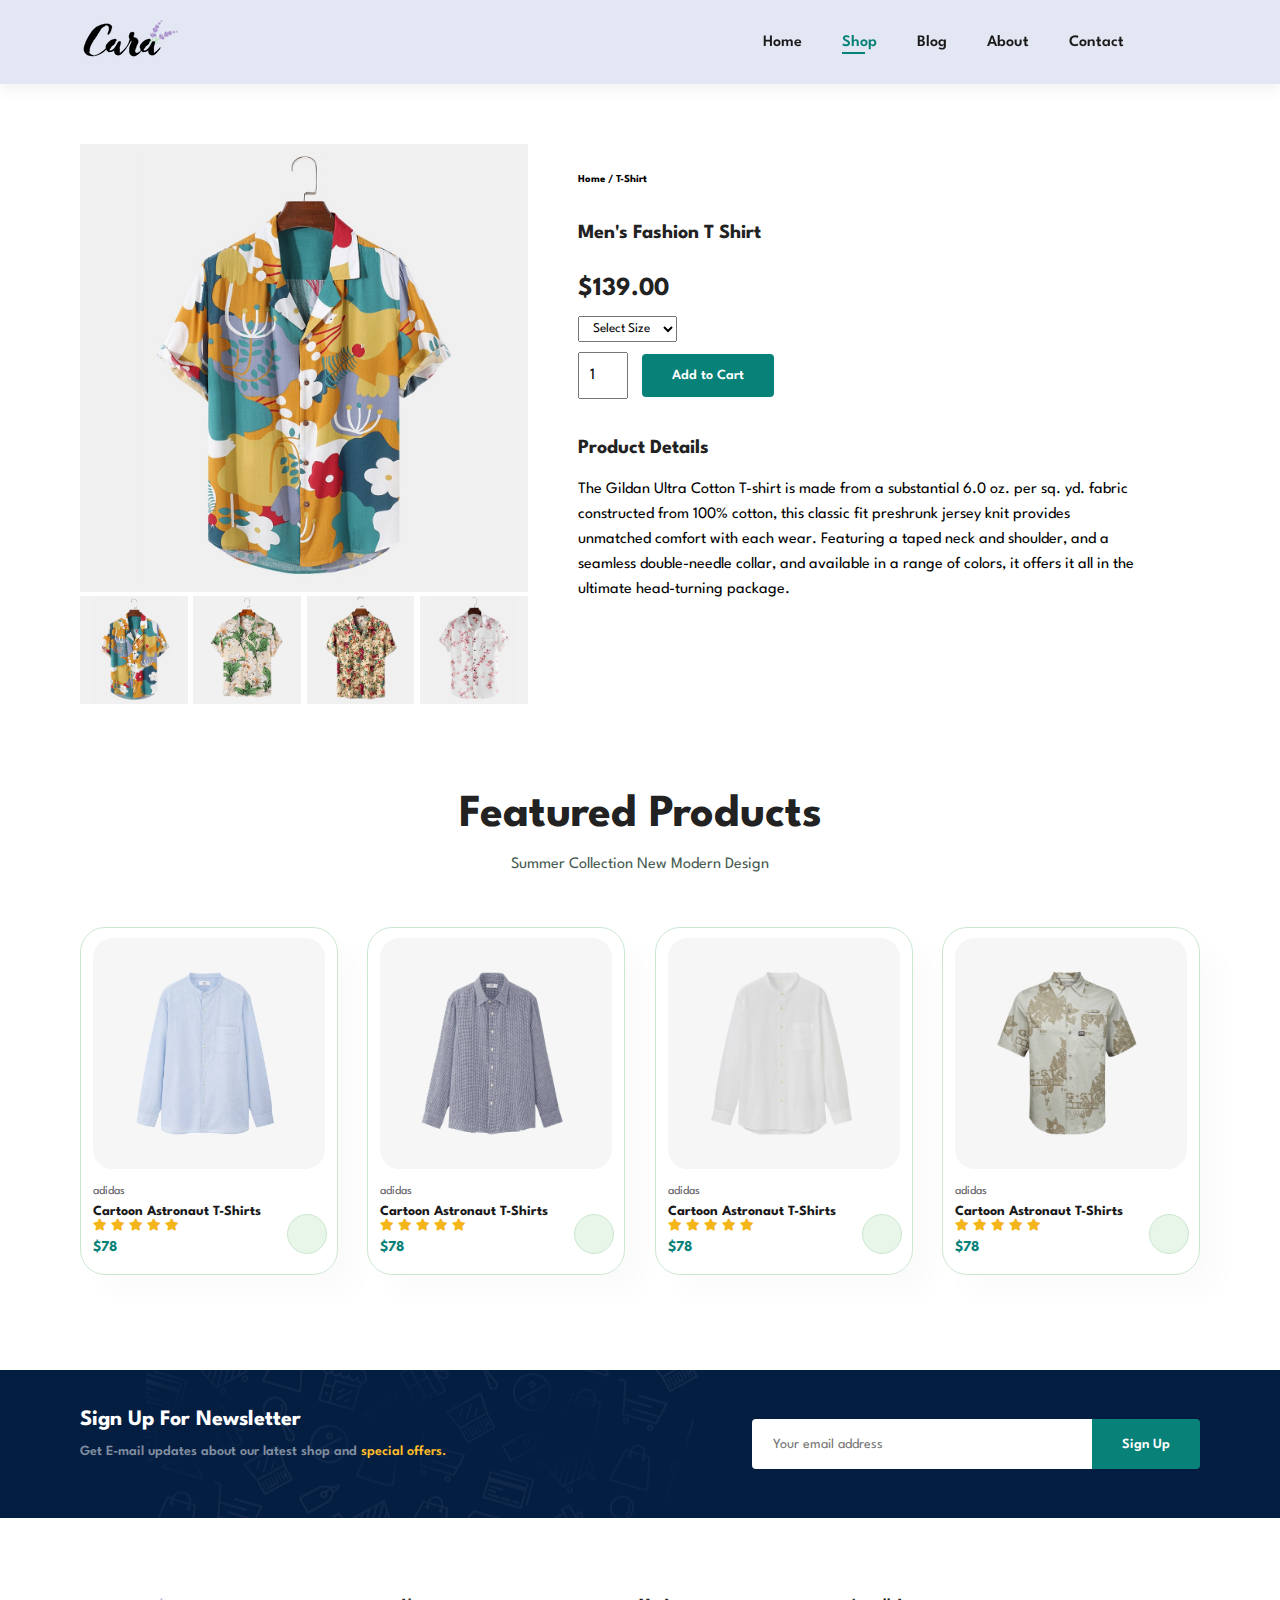
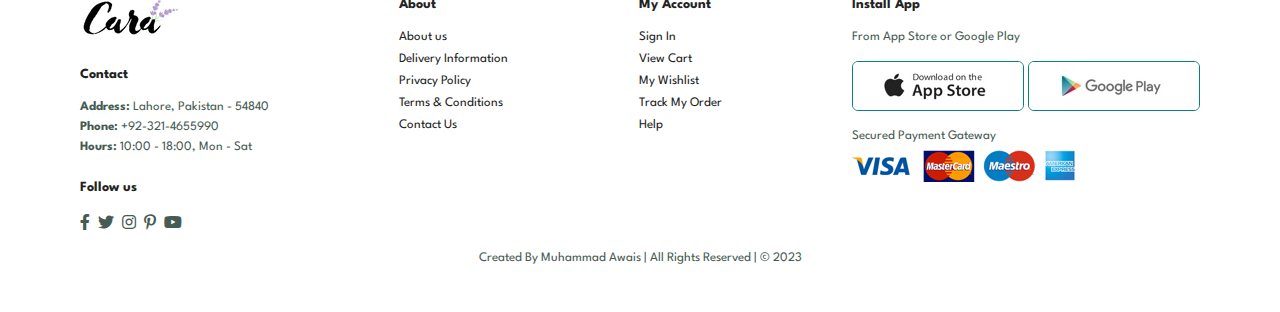
<file: ecommerce-website-html-css-main/singleProduct.html>
<!DOCTYPE html>
<html lang="en">

<head>
    <meta charset="UTF-8">
    <meta http-equiv="X-UA-Compatible" content="IE=edge">
    <meta name="viewport" content="width=device-width, initial-scale=1.0">
    <title>e-commerce website</title>

    <!-- font-awesome cdn link -->
    <link rel="stylesheet" href="https://pro.fontawesome.com/releases/v5.10.0/css/all.css" />

    <!-- custom css file link -->
    <link rel="stylesheet" href="style.css">

</head>

<body>

    <section id="header">
        <a href="#"><img src="images/logo.png" class="logo" alt=""></a>
        <div>
            <ul id="navbar">
                <li><a href="index.html">Home</a></li>
                <li><a class="active" href="shop.html">Shop</a></li>
                <li><a href="blog.html">Blog</a></li>
                <li><a href="about.html">About</a></li>
                <li><a href="contact.html">Contact</a></li>
                <li id="lg-bag"><a href="cart.html"><i class="far fa-shopping-bag"></i></a></li>
                <a href="#" id="close"><i class="far fa-times"></i></a>
            </ul>
        </div>
        <div id="mobile">
            <a href="cart.html"><i class="far fa-shopping-bag"></i></a>
            <i id="bar" class="fas fa-outdent"></i>
        </div>
    </section>

    <section id="productdetails" class="section-p1">
        <div class="single-pro-image">
            <img src="images/products/f1.jpg" width="100%" id="MainImg" alt="">
            <div class="small-image-group">
                <div class="small-img-col">
                    <img src="images/products/f1.jpg" width="100%" class="small-img" alt="">
                </div>
                <div class="small-img-col">
                    <img src="images/products/f2.jpg" width="100%" class="small-img" alt="">
                </div>
                <div class="small-img-col">
                    <img src="images/products/f3.jpg" width="100%" class="small-img" alt="">
                </div>
                <div class="small-img-col">
                    <img src="images/products/f4.jpg" width="100%" class="small-img" alt="">
                </div>
            </div>
        </div>
        <div class="single-pro-details">
            <h6>Home / T-Shirt</h6>
            <h4>Men's Fashion T Shirt</h4>
            <h2>$139.00</h2>
            <select>
                <option>Select Size</option>
                <option>XL</option>
                <option>XXL</option>
                <option>Small</option>
                <option>Large</option>
            </select>
            <input type="number" value="1">
            <button class="normal">Add to Cart</button>
            <h4>Product Details</h4>
            <span>The Gildan Ultra Cotton T-shirt is made from a substantial 6.0 oz. per sq. yd. fabric
                constructed from 100% cotton, this classic fit preshrunk jersey knit provides unmatched comfort
                with each wear. Featuring a taped neck and shoulder, and a seamless double-needle collar, and available in a range
                of colors, it offers it all in the ultimate head-turning package.
            </span>
        </div>
    </section>

    <section id="product1" class="section-p1">
        <h2>Featured Products</h2>
        <p>Summer Collection New Modern Design</p>
        <div class="pro-container">
            <div class="pro">
                <img src="images/products/n1.jpg" alt="">
                <div class="des">
                    <span>adidas</span>
                    <h5>Cartoon Astronaut T-Shirts</h5>
                    <div class="star">
                        <i class="fas fa-star"></i>
                        <i class="fas fa-star"></i>
                        <i class="fas fa-star"></i>
                        <i class="fas fa-star"></i>
                        <i class="fas fa-star"></i>
                    </div>
                    <h4>$78</h4>
                </div>
                <a href="#"><i class="fas fa-shopping-cart cart"></i></a>
            </div>
            <div class="pro">
                <img src="images/products/n2.jpg" alt="">
                <div class="des">
                    <span>adidas</span>
                    <h5>Cartoon Astronaut T-Shirts</h5>
                    <div class="star">
                        <i class="fas fa-star"></i>
                        <i class="fas fa-star"></i>
                        <i class="fas fa-star"></i>
                        <i class="fas fa-star"></i>
                        <i class="fas fa-star"></i>
                    </div>
                    <h4>$78</h4>
                </div>
                <a href="#"><i class="fas fa-shopping-cart cart"></i></a>
            </div>
            <div class="pro">
                <img src="images/products/n3.jpg" alt="">
                <div class="des">
                    <span>adidas</span>
                    <h5>Cartoon Astronaut T-Shirts</h5>
                    <div class="star">
                        <i class="fas fa-star"></i>
                        <i class="fas fa-star"></i>
                        <i class="fas fa-star"></i>
                        <i class="fas fa-star"></i>
                        <i class="fas fa-star"></i>
                    </div>
                    <h4>$78</h4>
                </div>
                <a href="#"><i class="fas fa-shopping-cart cart"></i></a>
            </div>
            <div class="pro">
                <img src="images/products/n4.jpg" alt="">
                <div class="des">
                    <span>adidas</span>
                    <h5>Cartoon Astronaut T-Shirts</h5>
                    <div class="star">
                        <i class="fas fa-star"></i>
                        <i class="fas fa-star"></i>
                        <i class="fas fa-star"></i>
                        <i class="fas fa-star"></i>
                        <i class="fas fa-star"></i>
                    </div>
                    <h4>$78</h4>
                </div>
                <a href="#"><i class="fas fa-shopping-cart cart"></i></a>
            </div>
        </div>
    </section>

    <section id="newsletter" class="section-p1 section-m1">
        <div class="newstext">
            <h4>Sign Up For Newsletter</h4>
            <p>Get E-mail updates about our latest shop and <span>special offers.</span></p>
        </div>
        <div class="form">
            <input type="text" placeholder="Your email address">
            <button class="normal">Sign Up</button>
        </div>
    </section>

    <footer class="section-p1">
        <div class="col">
            <img class="logo" src="images/logo.png" alt="">
            <h4>Contact</h4>
            <p><strong>Address:</strong> Lahore, Pakistan - 54840</p>
            <p><strong>Phone:</strong> +92-321-4655990</p>
            <p><strong>Hours:</strong> 10:00 - 18:00, Mon - Sat</p>
            <div class="follow">
                <h4>Follow us</h4>
                <div class="icon">
                    <i class="fab fa-facebook-f"></i>
                    <i class="fab fa-twitter"></i>
                    <i class="fab fa-instagram"></i>
                    <i class="fab fa-pinterest-p"></i>
                    <i class="fab fa-youtube"></i>
                </div>
            </div>
        </div>
        <div class="col">
            <h4>About</h4>
            <a href="#">About us</a>
            <a href="#">Delivery Information</a>
            <a href="#">Privacy Policy</a>
            <a href="#">Terms & Conditions</a>
            <a href="#">Contact Us</a>
        </div>
        <div class="col">
            <h4>My Account</h4>
            <a href="#">Sign In</a>
            <a href="#">View Cart</a>
            <a href="#">My Wishlist</a>
            <a href="#">Track My Order</a>
            <a href="#">Help</a>
        </div>
        <div class="col install">
            <h4>Install App</h4>
            <p>From App Store or Google Play</p>
            <div class="row">
                <img src="images/pay/app.jpg" alt="">
                <img src="images/pay/play.jpg" alt="">
            </div>
            <p>Secured Payment Gateway</p>
            <img src="images/pay/pay.png" alt="">
        </div>
        <div class="copyright">
            <p>Created By Muhammad Awais | All Rights Reserved | &#169; 2023</p>
        </div>
    </footer>

    <!-- javascript script file code -->
    <script>
        var mainImg = document.getElementById("MainImg");
        var smallImg = document.getElementsByClassName("small-img");
        smallImg[0].onclick = function() {
            mainImg.src = smallImg[0].src;
        }
        smallImg[1].onclick = function () {
            mainImg.src = smallImg[1].src;
        }
        smallImg[2].onclick = function () {
            mainImg.src = smallImg[2].src;
        }
        smallImg[3].onclick = function () {
            mainImg.src = smallImg[3].src;
        }
    </script>

    <!-- javascript script file link -->
    <script src="script.js"></script>
</body>

</html>
</file>
<file: ecommerce-website-html-css-main/style.css>
@import url('https://fonts.googleapis.com/css2?family=Spartan:wght@100;200;300;400;500;600;700;800;900&display=swap');

* {
    margin: 0;
    padding: 0;
    box-sizing: border-box;
    font-family: 'Spartan',sans-serif;
}

h1 {
    font-size: 50px;
    line-height: 64px;
    color: #222;
}

h2 {
    font-size: 46px;
    line-height: 54px;
    color: #222;
}

h4 {
    font-size: 20px;
    color: #222;
}

h6 {
    font-weight: 700;
    font-size: 12x;
}

p {
    font-size: 16px;
    color: #465b52;
    margin: 15px 0 20px 0;
}

.section-p1 {
    padding: 40px 80px;
}

.section-m1 {
    margin: 40px 0;
}

button.normal {
    font-size: 14px;
    font-weight: 600;
    padding: 15px 30px;
    color: #000;
    background-color: #fff;
    border-radius: 4px;
    cursor: pointer;
    border: none;
    outline: none;
    transition: 0.2s ease;
}

button.white {
    font-size: 13px;
    font-weight: 600;
    padding: 11px 18px;
    color: #fff;
    background-color: transparent;
    cursor: pointer;
    border: 1px solid #fff;
    outline: none;
    transition: 0.2s ease;
}

body {
    width: 100%;
}

/* Header Start */

#header {
    display: flex;
    align-items: center;
    justify-content: space-between;
    padding: 20px 80px;
    background: #E3E6F3;
    box-shadow: 0 5px 15px rgba(0, 0, 0, 0.06);
    z-index: 999;
    position: sticky;
    top: 0;
}

#navbar {
    display: flex;
    align-items: center;
    justify-content: center;
}

#navbar li {
    list-style: none;
    padding: 0 20px;
    position: relative;
}

#navbar li a {
    text-decoration: none;
    font-size: 16px;
    font-weight: 600;
    color: #1a1a1a;
    transition: 0.3s ease; 
}

#navbar li a:hover,
#navbar li a.active {
    color: #088178;
}

#navbar li a:hover::after,
#navbar li a.active::after {
    content: "";
    width: 30%;
    height: 2px;
    background: #088178;
    position: absolute;
    bottom: -4px;
    left: 20px;
}

#close {
    display: none;
}

#mobile {
    display: none;
    align-items: center;
}

/* Home Page */

#hero {
    background-image: url(images/hero4.png);
    width: 100%;
    height: 90vh;
    background-size: cover;
    background-position: top 25% right 0;
    padding: 0 80px;
    display: flex;
    flex-direction: column;
    align-items: flex-start;
    justify-content: center;
}

#hero h4 {
    padding-bottom: 15px;
}

#hero h1 {
    color: #088178;
}

#hero button {
    background-image: url(images/button.png);
    background-color: transparent;
    color: #088178;
    border: 0;
    padding: 14px 80px 14px 65px;
    background-repeat: no-repeat;
    cursor: pointer;
    font-weight: 700;
    font-size: 15px;
}

#feature {
    display: flex;
    align-items: center;
    justify-content: space-between;
    flex-wrap: wrap;
}

#feature .fe-box {
    width: 180px;
    text-align: center;
    padding: 25px 15px;
    box-shadow: 20px 20px 34px rgba(0, 0, 0, 0.03);
    border: 1px solid #cce7d0;
    border-radius: 4px;
    margin: 15px 0;
}

#feature .fe-box:hover {
    box-shadow: 10px 10px 54px rgba(70, 62, 221, 0.1);
}

#feature .fe-box img{
    width: 100%;
    margin-bottom: 10px;
}

#feature .fe-box h6 {
    display: inline-block;
    padding: 9px 8px 6px 8px;
    line-height: 1;
    border-radius: 4px;
    color: #088178;
    background-color: #fddde4;
}

#feature .fe-box:nth-child(2) h6 {
    background-color: #cdebbc;
}

#feature .fe-box:nth-child(3) h6 {
    background-color: #d1e8f2;
}

#feature .fe-box:nth-child(4) h6 {
    background-color: #cdd4f8;
}

#feature .fe-box:nth-child(5) h6 {
    background-color: #f6dbf6;
}

#feature .fe-box:nth-child(6) h6 {
    background-color: #fff2e5;
}

#product1 {
    text-align: center;
}

#product1 .pro-container {
    display: flex;
    justify-content: space-between;
    padding-top: 20px;
    flex-wrap: wrap;
}

#product1 .pro {
    width: 23%;
    min-width: 250px;
    padding: 10px 12px;
    border: 1px solid #cce7d0;
    border-radius: 25px;
    cursor: pointer;
    box-shadow: 20px 20px 30px rgba(0, 0, 0, 0.02);
    margin: 15px 0;
    transition: 0.2s ease;
    position: relative;
}

#product1 .pro:hover {
    box-shadow: 20px 20px 30px rgba(0, 0, 0, 0.06);
}

#product1 .pro img {
    width: 100%;
    border-radius: 20px;   
}

#product1 .pro .des {
    text-align: start;
    padding: 10px 0;
}

#product1 .pro .des span {
    color: #606063;
    font-size: 12px;
}

#product1 .pro .des h5 {
    padding-top: 7px;
    color: #1a1a1a;
    font-size: 14px;
}

#product1 .pro .des i {
    font-size: 12px;
    color: rgb(243, 181, 25);
}

#product1 .pro .des h4 {
    padding-top: 7px;
    font-size: 15px;
    font-weight: 700;
    color: #088178;
}

#product1 .pro .cart {
    width: 40px;
    height: 40px;
    line-height: 40px;
    border-radius: 50px;
    background-color: #e8f6ea;
    font-weight: 500;
    color: #088178;
    border: 1px solid #cce7d0;
    position: absolute;
    bottom: 20px;
    right: 10px;
}

#banner {
    display: flex;
    flex-direction: column;
    justify-content: center;
    align-items: center;
    text-align: center;
    background-image: url(images/banner/b2.jpg);
    background-size: cover;
    background-position: center;
    width: 100%;
    height: 40vh;
}

#banner h4 {
    color: #fff;
    font-size: 16px;
}

#banner h2 {
    color: #fff;
    font-size: 30px;
    padding: 10px 0;
}

#banner h2 span {
    color: #ef3636;
}

#banner button:hover {
    background-color: #088178;
    color: #fff;
}

#sm-banner {
    display: flex;
    justify-content: space-between;
    flex-wrap: wrap;
}

#sm-banner .banner-box {
    display: flex;
    flex-direction: column;
    justify-content: center;
    align-items: flex-start;
    text-align: center;
    background-image: url(images/banner/b17.jpg);
    background-size: cover;
    background-position: center;
    min-width: 850px;
    height: 50vh;
    padding: 30px;
}

#sm-banner h4{
    color: #fff;
    font-size: 20px;
    font-weight: 300;
}

#sm-banner h2 {
    color: #fff;
    font-size: 28px;
    font-weight: 800;
}

#sm-banner span  {
    color: #fff;
    font-size: 14px;
    font-weight: 500;
    padding-bottom: 15px;
}

#sm-banner .banner-box:hover button{
    background-color: #088178;
    border: 1px solid #088178;
}

#sm-banner .banner-box:nth-child(2) {
    background-image: url(images/banner/b10.jpg);
}

#banner3 .banner-box {
    display: flex;
    flex-direction: column;
    justify-content: center;
    align-items: flex-start;
    text-align: center;
    background-image: url(images/banner/b7.jpg);
    background-size: cover;
    background-position: center;
    min-width: 30%;
    height: 30vh;
    padding: 30px;
    margin-bottom: 20px;
}

#banner3 .banner-box:nth-child(2) {
    background-image: url(images/banner/b4.jpg);
}

#banner3 .banner-box:nth-child(3) {
    background-image: url(images/banner/b18.jpg);
}

#banner3 {
    display: flex;
    justify-content: space-between;
    flex-wrap: wrap;
    padding: 0 80px;   
}

#banner3 h2 {
    color: #fff;
    font-weight: 900;
    font-size: 22px;
}

#banner3 h3 {
    color: #ec544e;
    font-weight: 800;
    font-size: 15px;
}

#newsletter {
    display: flex;
    justify-content: space-between;
    align-items: center;
    flex-wrap: wrap;
    background-image: url(images/banner/b14.png);
    background-repeat: no-repeat;
    background-position: 20% 30%;
    background-color: #041e42;
}

#newsletter h4 {
    font-size: 22px;
    font-weight: 700;
    color: #fff;
}

#newsletter p {
    font-size: 14px;
    font-weight: 600;
    color: #818EA0;
}

#newsletter p span{ 
    color: #ffbd27;
}

#newsletter .form {
    display: flex;
    width: 40%;
}

#newsletter input {
    height: 3.125rem;
    padding: 0 1.25rem;
    font-size: 14px;
    width: 100%;
    border: 1px solid transparent;
    border-radius: 4px;
    outline: none;
    border-top-right-radius: 0;
    border-bottom-right-radius: 0;
}

#newsletter button {
    background-color: #088178;
    color: #fff;
    white-space: nowrap;
    border-top-left-radius: 0;
    border-bottom-left-radius: 0;
}

footer {
    display: flex;
    justify-content: space-between;
    flex-wrap: wrap;
}

footer .col {
    display: flex;
    flex-direction: column;
    align-items: flex-start;
    margin-bottom: 20px;
}

footer .logo {
    margin-bottom: 30px;
}

footer h4 {
    font-size: 14px;
    padding-bottom: 20px;
}

footer p {
    font-size: 13px;
    margin: 0 0 8px 0;
}

footer a {
    font-size: 13px;
    text-decoration: none;
    color: #222;
    margin: 0 0 10px 0;
}

footer .follow {
    margin-top: 20px;
}

footer .follow i{
    color: #465b52;
    padding-right: 4px;
    cursor: pointer;
}

footer .install .row img{
    border: 1px solid #088178;
    border-radius: 6px;
    margin: 10px 0 15px 0;
}

footer .follow i:hover,
footer a:hover {
    color: #088178;
}

footer .copyright {
    width: 100%;
    text-align: center;
}

/* Shop Page */

#page-header {
    background-image: url(images/banner/b1.jpg);
    width: 100%;
    height: 40vh;
    background-size: cover;
    display: flex;
    justify-content: center;
    text-align: center;
    flex-direction: column;
    padding: 14px;
}

#page-header h2,
#page-header p {
    color: #fff;
}

#pagination {
    text-align: center;
}

#pagination a {
    text-decoration: none;
    background-color: #088178;
    padding: 15px 20px;
    border-radius: 4px;
    color: #fff;
    font-weight: 600;
}

#pagination a i {
    font-size: 16px;
    font-weight: 600;
}

/* Single Product Page */

#productdetails {
    display: flex;
    margin-top: 20px;
}

#productdetails .single-pro-image{
    width: 40%;
    margin-right: 50px;
}

.small-image-group {
    display: flex;
    justify-content: space-between;
}

.small-img-col {
    flex-basis: 24%;
    cursor: pointer;
}

#productdetails .single-pro-details {
    width: 50%;
    padding-top: 30px;
}

#productdetails .single-pro-details h4 {
    padding: 40px 0 20px 0;
}

#productdetails .single-pro-details h2 {
    font-size: 26px;
}

#productdetails .single-pro-details select {
    display: block;
    padding: 5px 10px;
    margin-bottom: 10px;
}

#productdetails .single-pro-details input {
    width: 50px;
    height: 47px;
    padding-left: 10px;
    font-size: 16px;
    margin-right: 10px;
}

#productdetails .single-pro-details button {
    background-color: #088178;
    color: #fff;
}

#productdetails .single-pro-details input:focus {
    outline: none;
}

#productdetails .single-pro-details span {
    line-height: 25px;
}

/* Blog Page */

#page-header.blog-header {
    background-image: url(images/banner/b19.jpg);
}

#blog {
    padding: 150px 150px 0 150px;
}

#blog .blog-box {
    display: flex;
    align-items: center;
    width: 100%;
    position: relative;
    padding-bottom: 90px;
}

#blog .blog-img {
    width: 50%;
    margin-right: 40px;
}

#blog img {
    width: 100%;
    height: 300px;
    object-fit: cover;
}

#blog .blog-details {
    width: 50%;
}

#blog .blog-details a {
    text-decoration: none;
    font-size: 11px;
    color: #000;
    font-weight: 700;
    position: relative;
    transition: 0.3s;
}

#blog .blog-details a::after {
    content: "";
    width: 50px;
    height: 1px;
    background-color: #000;
    position: absolute;
    top: 4px;
    right: -60px;
}

#blog .blog-details a:hover {
    color: #088178;
}

#blog .blog-details a:hover::after {
    background-color: #088178;
}

#blog .blog-box h1 {
    position: absolute;
    top: -40px;
    left: 0;
    font-size: 70px;
    font-weight: 700;
    color: #c9cbce;
    z-index: -9;
}

/* About Page */

#page-header.about-header {
    background-image: url(images/about/banner.png);
}

#about-head {
    display: flex;
    align-items: center;
}

#about-head img {
    width: 50%;
    height: auto;
}

#about-head div {
    padding-left: 40px;
}


#about-app {
    text-align: center;
}

#about-app .video {
    width: 70%;
    height: 100%;
    margin: 30px auto 0 auto;
} 

#about-app .video video {
    width: 100%;
    height: 100%;
    border-radius: 20px;
}

/* Contact Page */

#contact-details {
    display: flex;
    align-items: center;
    justify-content: space-between;
}

#contact-details .details {
    width: 40%;
}

#contact-details .details span,
#form-details form span {
    font-size: 12px;
}

#contact-details .details h2,
#form-details form h2 {
    font-size: 26px;
    line-height: 35px;
    padding: 20px 0;
}

#contact-details .details h3 {
    font-size: 16px;
    padding-bottom: 15px;
}

#contact-details .details li {
    list-style: none;
    display: flex;
    padding: 10px 0;
    align-items: center;
}

#contact-details .details li i {
    font-size: 14px;
    padding-right: 22px;
}

#contact-details .details li p {
    margin: 0;
    font-size: 14px;
}

#contact-details .map {
    width: 55%;
    height: 400px;
}

#contact-details .map iframe {
    width: 100%;
    height: 100%;
}

#form-details {
    display: flex;
    justify-content: space-between;
    margin: 30px;
    padding: 80px;
    border: 1px solid #e1e1e1;
}

#form-details form {
    width: 65%;
    display: flex;
    flex-direction: column;
    align-items: flex-start;
}

#form-details form input,
#form-details form textarea {
    width: 100%;
    padding: 12px 15px;
    outline: none;
    margin-bottom: 20px;
    border: 1px solid #e1e1e1;
}

#form-details form button {
    background-color: #088178;
    color: #fff;
}

#form-details .people div {
    padding-bottom: 25px;
    display: flex;
    align-items: flex-start;
}

#form-details .people div img {
    width: 65px;
    height: 65px;
    object-fit: cover;
    margin-right: 15px;
}

#form-details .people div p {
    margin: 0;
    font-size: 13px;
    line-height: 25px;
}

#form-details .people div span {
    display: block;
    color: #000;
    font-size: 16px;
    font-weight: 600;
}

/* Cart Page */

#cart {
    overflow-x: auto;
}

#cart table {
    width: 100%;
    border-collapse: collapse;
    table-layout: fixed;
    white-space: nowrap;
}

#cart table img {
    width: 70px;
}

#cart table td:nth-child(1) {
    width: 100px;
    text-align: center;
}

#cart table td:nth-child(2) {
    width: 150px;
    text-align: center;
}

#cart table td:nth-child(3) {
    width: 250px;
    text-align: center;
}

#cart table td:nth-child(4),
#cart table td:nth-child(5),
#cart table td:nth-child(6) {
    width: 150px;
    text-align: center;
}

#cart table td:nth-child(5) input{
    width: 70px;
    padding: 10px 5px 10px 15px;
}

#cart table thead {
    border: 1px solid #e2e9e1;
    border-left: none;
    border-right: none;
}

#cart table thead td {
    font-weight: 700;
    text-transform: uppercase;
    font-size: 13px;
    padding: 18px 0;
}

#cart table tbody tr td {
    padding-top: 15px;
}

#cart table tbody td {
    font-size: 13px;
}

#cart-add {
    display: flex;
    flex-wrap: wrap;
    justify-content: space-between;
}

#cart-add .coupon {
    width: 50%;
    margin-bottom: 30px;
}

#cart-add .coupon h3,
#cart-add .subtotal h3 {
    padding-bottom: 15px;
}
 
#cart-add .coupon input {
    padding: 10px 20px;
    outline: none;
    width: 60%;
    margin-right: 10px;
    border: 1px solid #e2e9e1;
}

#cart-add .coupon button,
#cart-add .subtotal button {
    background-color: #088178;
    color: #fff;
    padding: 12px 20px;
}

#cart-add .subtotal {
    width: 50%;
    margin-bottom: 30px;
    border: 1px solid #e2e9e1;
    padding: 30px;
}

#cart-add .subtotal table {
    border-collapse: collapse;
    width: 100%;
    margin-bottom: 20px;
}

#cart-add .subtotal table td {
    width: 50%;
    border: 1px solid #e2e9e1;
    padding: 10px;
    font-size: 13px;
}

/* Media Query */

@media (max-width: 799px) {
    .section-p1 {
        padding: 40px 40px;
    } 

    #navbar {
        display: flex;
        flex-direction: column;
        align-items: flex-start;
        justify-content: flex-start;
        position: fixed;
        top: 0;
        right: -300px;
        height: 100vh;
        width: 300px;
        background-color: #E3E6F3;
        box-shadow: 0 40px 60px rgba(0, 0, 0, 0.1);
        padding: 80px 0 0 10px;
        transition: 0.3s;
    }

    #navbar.active {
        right: 0px;
    }

    #navbar li {
        margin-bottom: 25px;
    }

    #mobile {
        display: flex;
        align-items: center;
    }

    #mobile i {
        color: #1a1a1a;
        font-size: 24px;
        padding-left: 20px;
    }

    #close {
        display: initial;
        position: absolute;
        top: 30px;
        left: 30px;
        color: #222;
        font-size: 24px;
    }

    #lg-bag {
        display: none;
    }

    #hero {
        height: 70vh;
        padding: 0 80px;
        background-position: top 30% right 30%;
    }

    #feature {
        justify-content: center;
    }

    #feature .fe-box {
        margin: 15px 15px;
    }

    #product1 .pro-container {
        justify-content: center;
    }

    #product1 .pro {
        margin: 15px;
    }

    #banner {
        height: 20vh;
    }

    #sm-banner .banner-box {
        min-height: 100%;
        height: 30vh;
    }

    #banner3 {
        padding: 0 40px;
    }

    #banner3 .banner-box {
        width: 28%;
    }

    #newsletter .form {
        width: 70%;
    }

    /* Contact Page */

    #form-details {
        padding: 40px;
    }

    #form-details form {
        width: 50%;
    }
}

@media (max-width: 477px) {
    .section-p1 {
        padding: 20px;
    }

    #header {
        padding: 10px 30px;
    }

    h1 {
        font-size: 38px;
    }

    h2 {
        font-size: 32px;
    }

    #hero {
        padding: 0 20px;
        background-position: 55%;
    }

    #feature {
        justify-content: space-between;
    }

    #feature .fe-box {
        width: 155px;
        margin: 0 0 15px 0;
    }

    #product .pro {
        width: 100%;
    }
    
    #banner {
        height: 40vh;
    }

    #sm-banner .banner-box {
        height: 40vh;
        margin-bottom: 20px;
    }

    #banner3 {
        padding: 0 20px;
    }

    #banner3 .banner-box {
        width: 100%;
    }

    #newsletter {
        padding: 40px 20px;
    }

    #newsletter .form {
        width: 100%;
    }

    footer .copyright {
        text-align: start;
    }

    /* Single Product */
    #productdetails {
        display: flex;
        flex-direction: column;
    }

    #productdetails .single-pro-image {
        width: 100%;
        margin-right: 0px;
    }

    #productdetails .single-pro-details {
        width: 100%;
    }

    /* Blog Page */
    #blog {
        padding: 100px 20px 0 20px;
    }

    #blog .blog-box {
        display: flex;
        flex-direction: column;
        align-items: flex-start;
    }

    #blog .blog-img {
        width: 100%;
        margin-right: 0px;
        margin-bottom: 30px;
    }

    #blog .blog-details {
        width: 100%;
    }

    /* About Page */
    
    #about-head {
        flex-direction: column;
    }

    #about-head img {
        width: 100%;
        margin-bottom: 20px;
    }

    #about-head div {
        padding-left: 0px;
    }

    #about-app .video {
        width: 100%;
    }

    /* Contact Page */

    #contact-details {
        flex-direction: column;
    }

    #contact-details .details {
        width: 100%;
        margin-bottom: 30px;
    }

    #contact-details .map {
        width: 100%;
    }

    #form-details {
        margin: 10px;
        padding: 30px 10px;
        flex-wrap: wrap;
    }

    #form-details form {
        width: 100%;
        margin-bottom: 30px;
    }

    /* Cart Page */

    #cart-add {
        flex-direction: column;
    }

    #cart-add .coupon {
        width: 100%;
    }

    #cart-add .subtotal {
        width: 100%;
        padding: 20px;
    }
}
</file>
